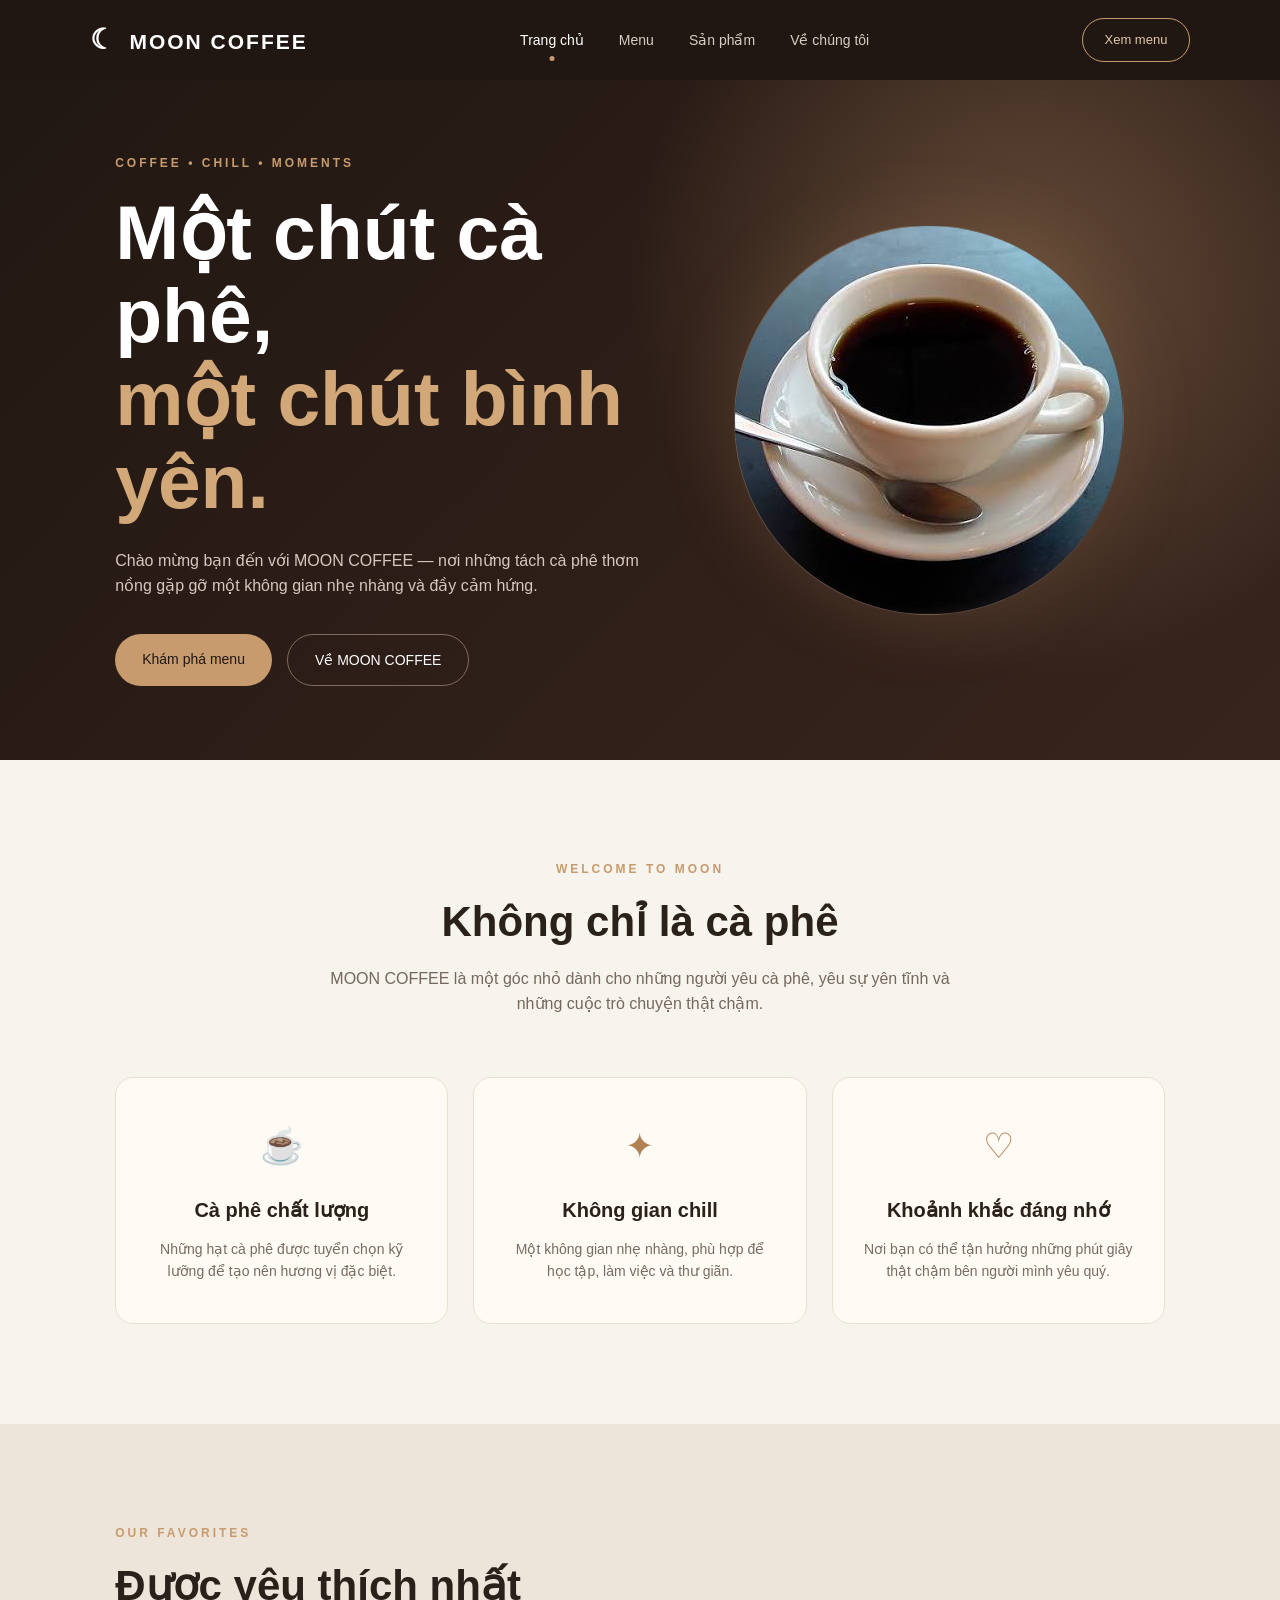
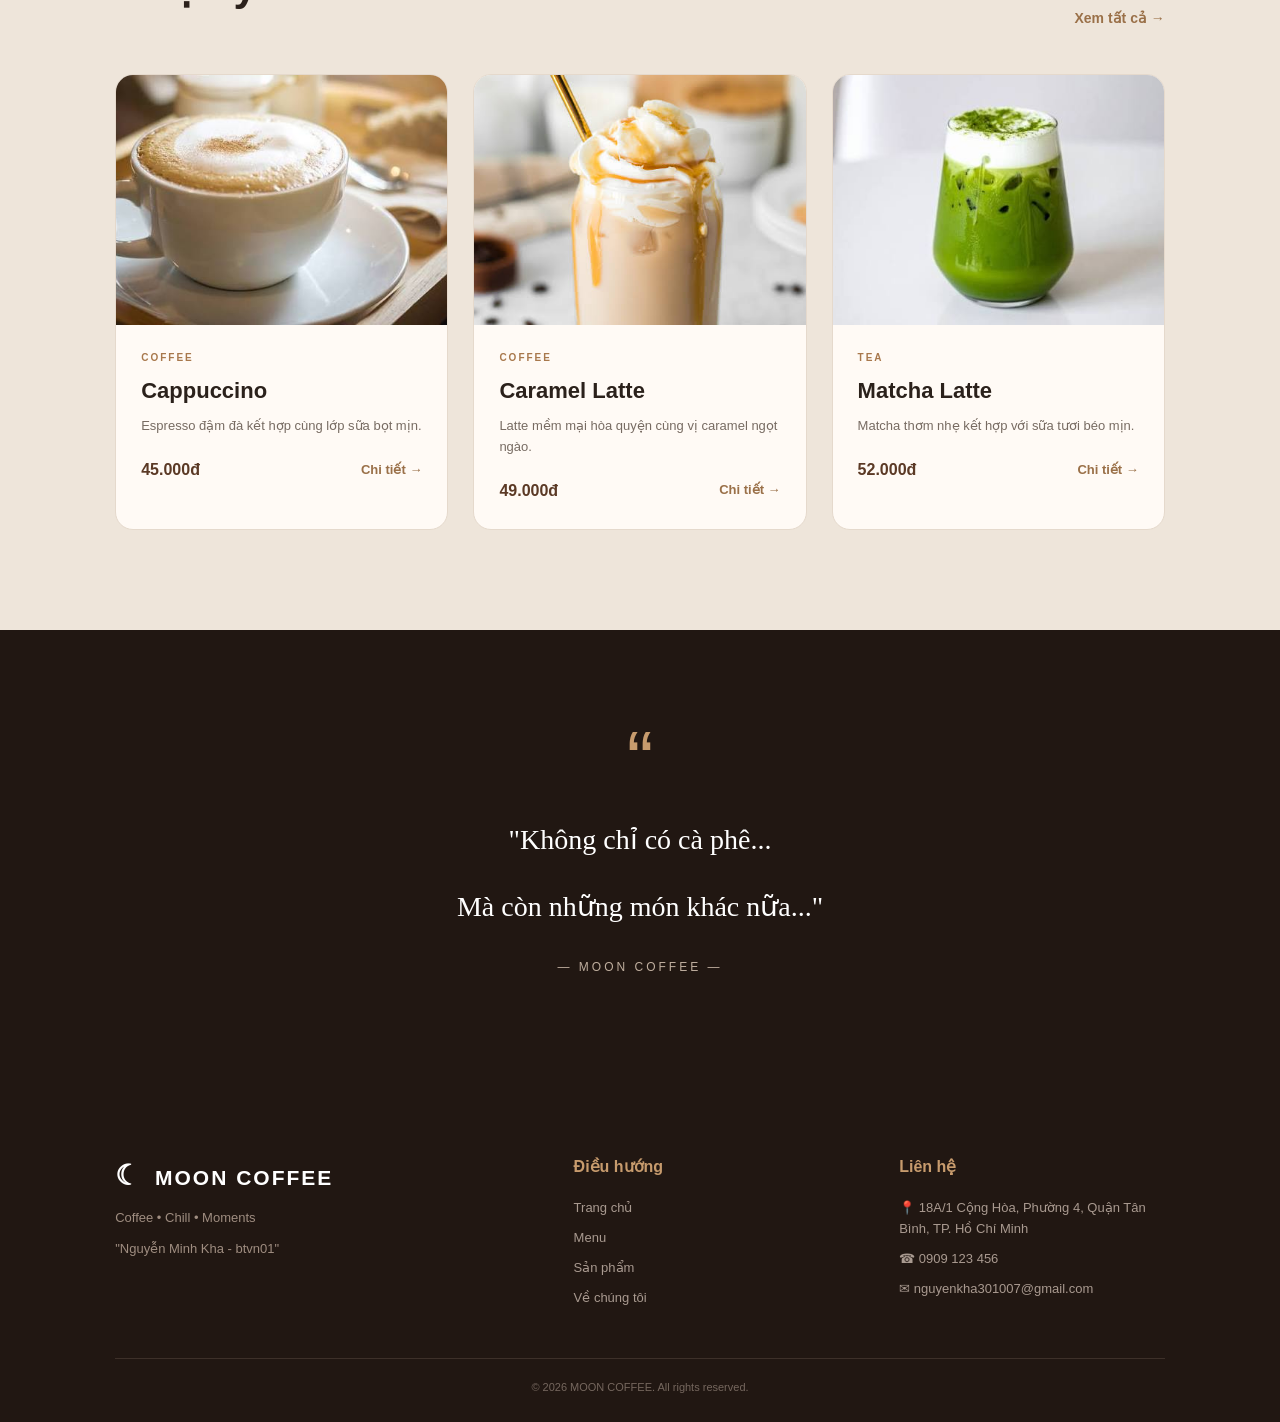
<file: index.html>
<!DOCTYPE html>
<html lang="vi">

<head>
    <meta charset="UTF-8">
    <meta name="viewport" content="width=device-width, initial-scale=1.0">

    <title>MOON COFFEE - Coffee & Chill</title>

    <link rel="stylesheet" href="css/style.css">
</head>

<body>

    <!-- ===== HEADER ===== -->
    <header class="header">

        <div class="logo">
            <span>☾</span> MOON COFFEE
        </div>

        <nav class="navbar">
            <a href="index.html" class="active">Trang chủ</a>
            <a href="menu.html">Menu</a>
            <a href="product.html">Sản phẩm</a>
            <a href="about.html">Về chúng tôi</a>
        </nav>

        <a href="menu.html" class="header-btn">
            Xem menu
        </a>

    </header>


    <!-- ===== HERO ===== -->
    <section class="hero">

        <div class="hero-content">

            <p class="small-title">
                COFFEE • CHILL • MOMENTS
            </p>

            <h1>
                Một chút cà phê,<br>
                <span>một chút bình yên.</span>
            </h1>

            <p class="hero-description">
                Chào mừng bạn đến với MOON COFFEE —
                nơi những tách cà phê thơm nồng gặp gỡ
                một không gian nhẹ nhàng và đầy cảm hứng.
            </p>

            <div class="hero-buttons">
                <a href="menu.html" class="btn primary-btn">
                    Khám phá menu
                </a>

                <a href="about.html" class="btn secondary-btn">
                    Về MOON COFFEE
                </a>
            </div>

        </div>

        <div class="hero-image">

       <div class="coffee-circle">
    <img src="images/coffee.jpg" alt="MOON COFFEE">
</div>
        </div>

    </section>


    <!-- ===== INTRO ===== -->
    <section class="intro">

        <p class="section-label">
            WELCOME TO MOON
        </p>

        <h2>
            Không chỉ là cà phê
        </h2>

        <p class="section-description">
            MOON COFFEE là một góc nhỏ dành cho những người
            yêu cà phê, yêu sự yên tĩnh và những cuộc trò chuyện
            thật chậm.
        </p>

        <div class="features">

            <div class="feature-card">
                <div class="feature-icon">☕</div>

                <h3>Cà phê chất lượng</h3>

                <p>
                    Những hạt cà phê được tuyển chọn
                    kỹ lưỡng để tạo nên hương vị đặc biệt.
                </p>
            </div>


            <div class="feature-card">
                <div class="feature-icon">✦</div>

                <h3>Không gian chill</h3>

                <p>
                    Một không gian nhẹ nhàng,
                    phù hợp để học tập, làm việc và thư giãn.
                </p>
            </div>


            <div class="feature-card">
                <div class="feature-icon">♡</div>

                <h3>Khoảnh khắc đáng nhớ</h3>

                <p>
                    Nơi bạn có thể tận hưởng những
                    phút giây thật chậm bên người mình yêu quý.
                </p>
            </div>

        </div>

    </section>


    <!-- ===== POPULAR PRODUCTS ===== -->
    <section class="popular">

        <div class="section-heading">

            <div>
                <p class="section-label">
                    OUR FAVORITES
                </p>

                <h2>
                    Được yêu thích nhất
                </h2>
            </div>

            <a href="menu.html" class="view-all">
                Xem tất cả →
            </a>

        </div>


        <div class="product-grid">

            <!-- Product 1 -->
            <div class="product-card">
<div class="product-image">
    <img src="images/Cappuccino.jpg" alt="Cappuccino">
</div>

                <div class="product-info">

                    <p class="product-category">
                        COFFEE
                    </p>

                    <h3>
                        Cappuccino
                    </h3>

                    <p>
                        Espresso đậm đà kết hợp
                        cùng lớp sữa bọt mịn.
                    </p>

                    <div class="product-bottom">

                        <strong>
                            45.000đ
                        </strong>

                        <a href="product.html">
                            Chi tiết →
                        </a>

                    </div>

                </div>

            </div>


            <!-- Product 2 -->
            <div class="product-card">

              <div class="product-image">
    <img src="images/Caramel latte.jpg" alt="Caramel latte">
</div>

                <div class="product-info">

                    <p class="product-category">
                        COFFEE
                    </p>

                    <h3>
                        Caramel Latte
                    </h3>

                    <p>
                        Latte mềm mại hòa quyện
                        cùng vị caramel ngọt ngào.
                    </p>

                    <div class="product-bottom">

                        <strong>
                            49.000đ
                        </strong>

                        <a href="product.html">
                            Chi tiết →
                        </a>

                    </div>

                </div>

            </div>


            <!-- Product 3 -->
            <div class="product-card">

   <div class="product-image">
<img src="images/matcha.jpg" alt="Matcha Latte">
</div>

                <div class="product-info">

                    <p class="product-category">
                        TEA
                    </p>

                    <h3>
                        Matcha Latte
                    </h3>

                    <p>
                        Matcha thơm nhẹ kết hợp
                        với sữa tươi béo mịn.
                    </p>

                    <div class="product-bottom">

                        <strong>
                            52.000đ
                        </strong>

                        <a href="product.html">
                            Chi tiết →
                        </a>

                    </div>

                </div>

            </div>

        </div>

    </section>


    <!-- ===== QUOTE ===== -->
    <section class="quote-section">

        <div class="quote">

            <span class="quote-mark">
                “
            </span>

            <p>
               "Không chỉ có cà phê...
            </p>
<p>
              Mà còn những món khác nữa..."
            </p>
            <span class="quote-author">
                — MOON COFFEE —

            </span>

        </div>

    </section>


    <!-- ===== FOOTER ===== -->
    <footer class="footer">

        <div class="footer-content">

            <div class="footer-brand">

                <div class="logo">
                    <span>☾</span> MOON COFFEE
                </div>

                <p>
                    Coffee • Chill • Moments
                </p>
 <p>
                    "Nguyễn Minh Kha - btvn01"
                </p>
            </div>


            <div class="footer-column">

                <h4>Điều hướng</h4>

                <a href="index.html">Trang chủ</a>
                <a href="menu.html">Menu</a>
                <a href="product.html">Sản phẩm</a>
                <a href="about.html">Về chúng tôi</a>

            </div>


            <div class="footer-column">

                <h4>Liên hệ</h4>

                <p>📍  18A/1 Cộng Hòa, Phường 4, Quận Tân Bình, TP. Hồ Chí Minh</p>
                <p>☎ 0909 123 456</p>
                <p>✉ nguyenkha301007@gmail.com</p>

            </div>

        </div>


        <div class="copyright">
            © 2026 MOON COFFEE. All rights reserved.
        </div>

    </footer>

</body>

</html>
</file>
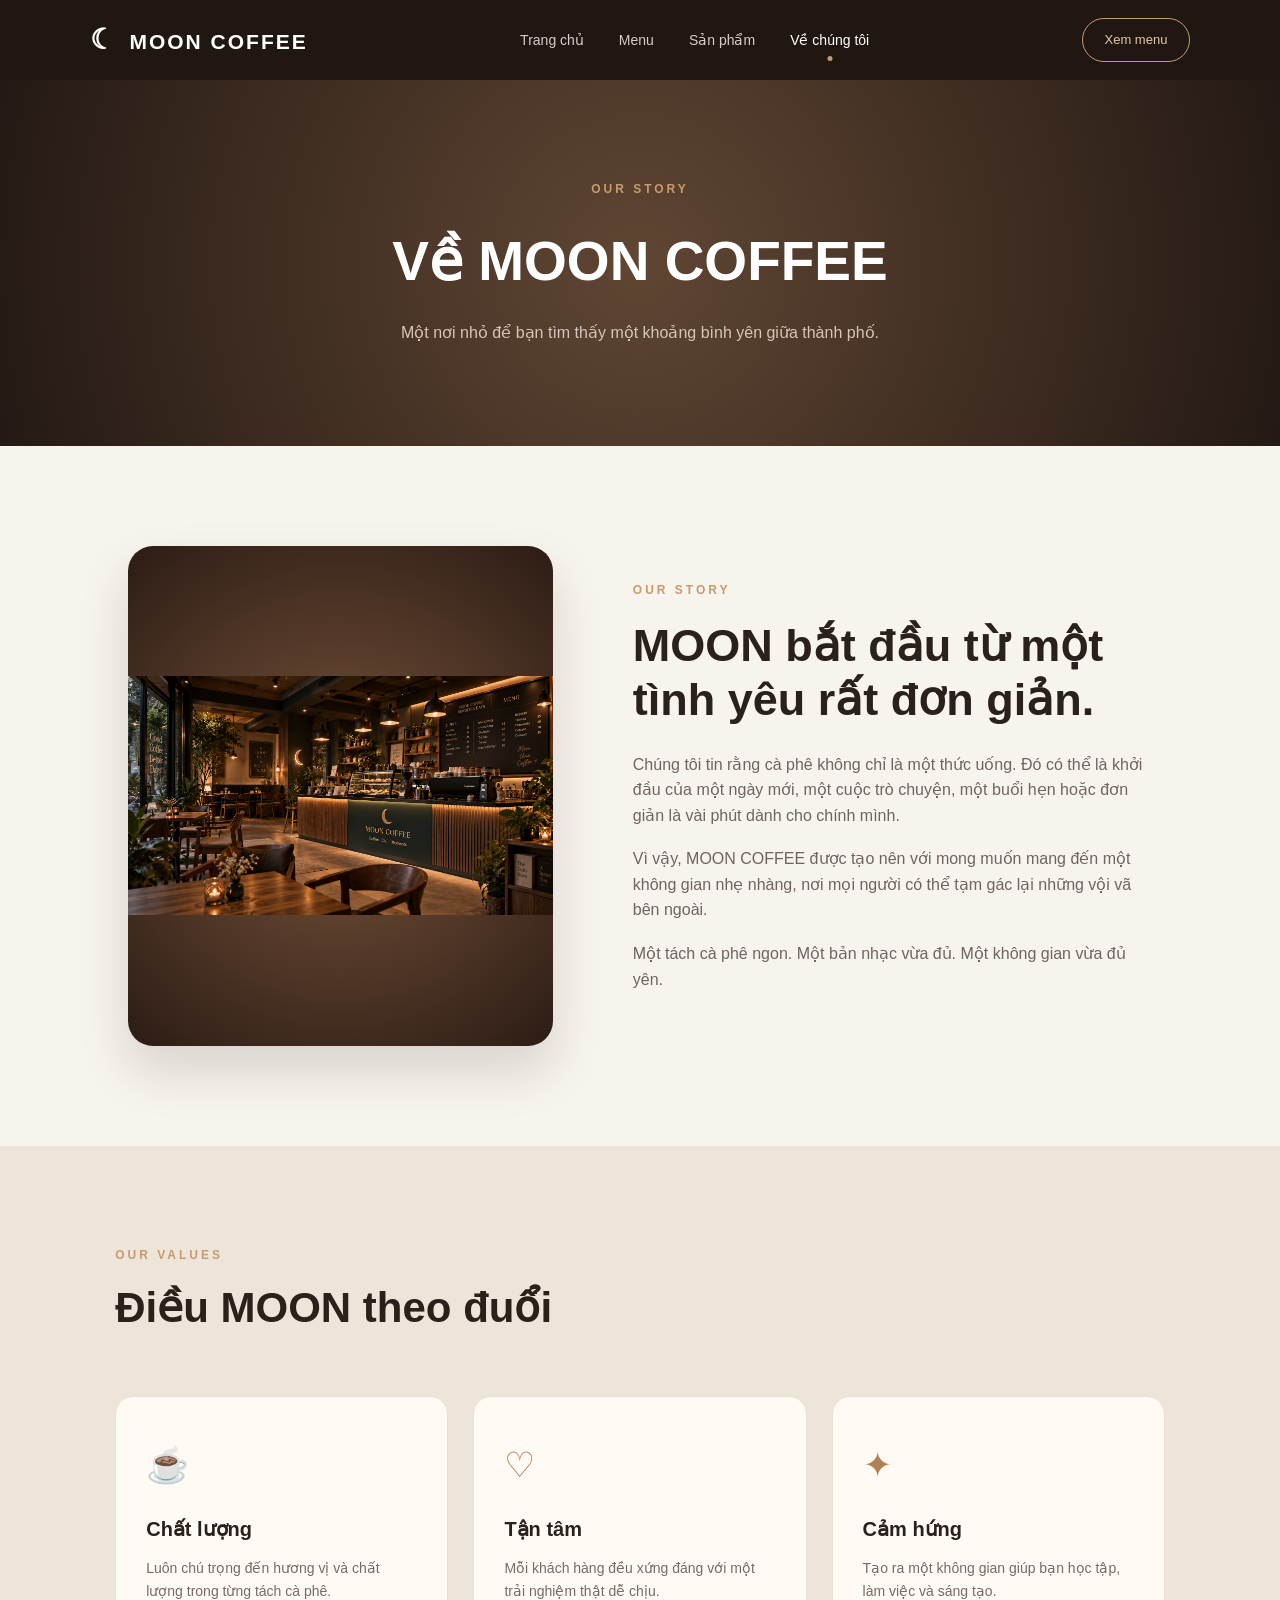
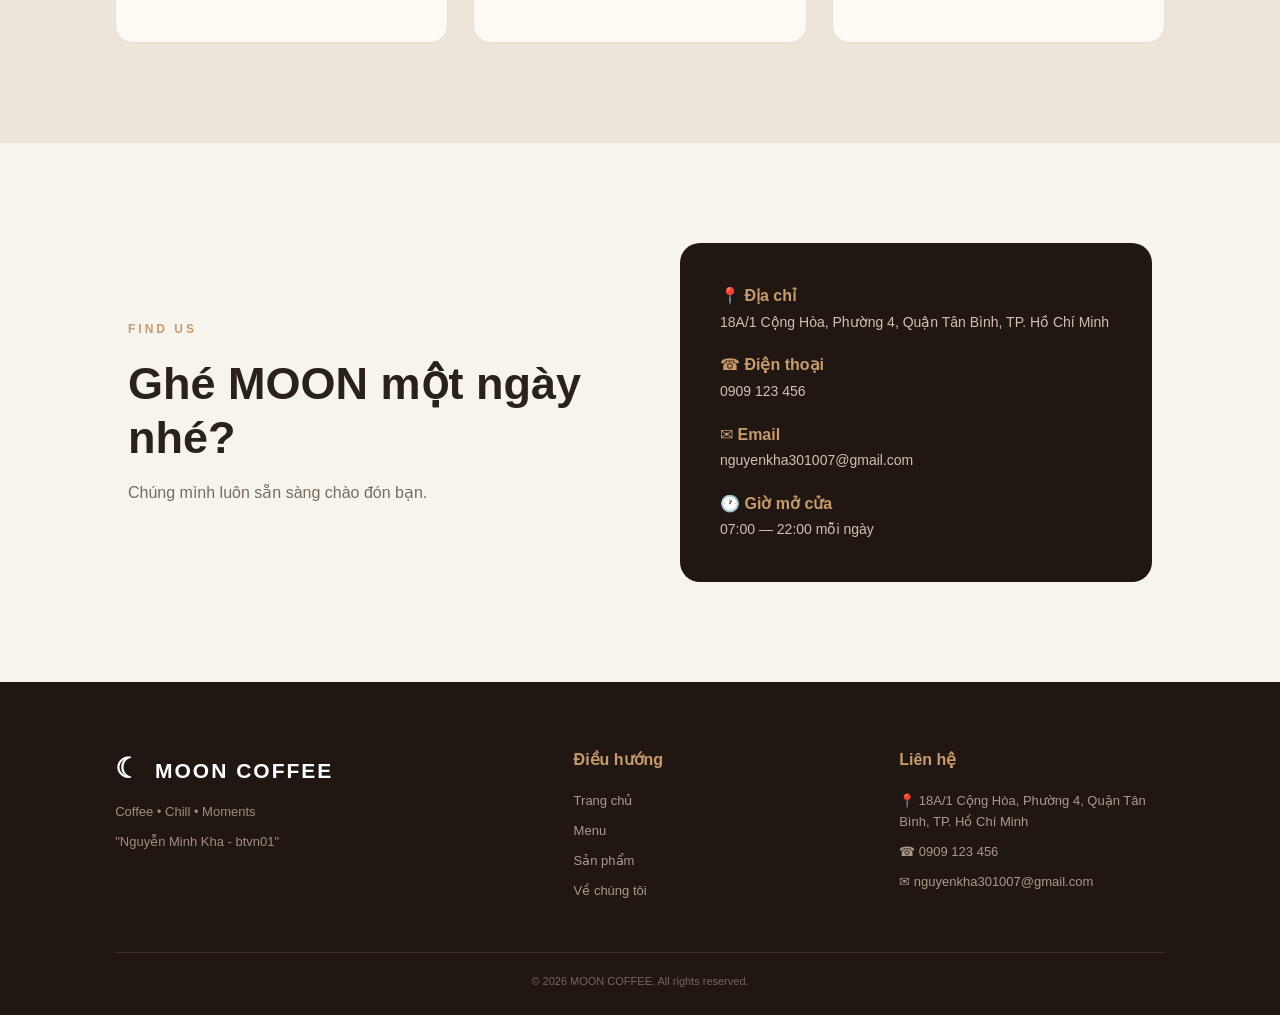
<file: about.html>
<!DOCTYPE html>
<html lang="vi">

<head>

    <meta charset="UTF-8">

    <meta name="viewport" content="width=device-width, initial-scale=1.0">

    <title>Về chúng tôi - MOON COFFEE</title>

    <link rel="stylesheet" href="css/style.css">

</head>


<body>


    <!-- ==================== HEADER ==================== -->

    <header class="header">

        <div class="logo">
            <span>☾</span> MOON COFFEE
        </div>


        <nav class="navbar">

            <a href="index.html">
                Trang chủ
            </a>

            <a href="menu.html">
                Menu
            </a>

            <a href="product.html">
                Sản phẩm
            </a>

            <a href="about.html" class="active">
                Về chúng tôi
            </a>

        </nav>


        <a href="menu.html" class="header-btn">
            Xem menu
        </a>

    </header>



    <!-- ==================== BANNER ==================== -->

    <section class="page-banner">

        <p class="section-label">
            OUR STORY
        </p>


        <h1>
            Về MOON COFFEE
        </h1>


        <p>
            Một nơi nhỏ để bạn tìm thấy
            một khoảng bình yên giữa thành phố.
        </p>

    </section>



    <!-- ==================== ABOUT ==================== -->

    <section class="about-section">


        <!-- ẢNH KHÔNG GIAN QUÁN -->

        <div class="about-image">

            <img
                src="images/shop.png"
                alt="Không gian MOON COFFEE"
            >

        </div>



        <!-- NỘI DUNG -->

        <div class="about-content">

            <p class="section-label">
                OUR STORY
            </p>


            <h2>
                MOON bắt đầu từ một
                tình yêu rất đơn giản.
            </h2>


            <p>
                Chúng tôi tin rằng cà phê không chỉ là
                một thức uống. Đó có thể là khởi đầu
                của một ngày mới, một cuộc trò chuyện,
                một buổi hẹn hoặc đơn giản là vài phút
                dành cho chính mình.
            </p>


            <p>
                Vì vậy, MOON COFFEE được tạo nên với mong muốn
                mang đến một không gian nhẹ nhàng, nơi mọi người
                có thể tạm gác lại những vội vã bên ngoài.
            </p>


            <p>
                Một tách cà phê ngon.
                Một bản nhạc vừa đủ.
                Một không gian vừa đủ yên.
            </p>

        </div>

    </section>



    <!-- ==================== VALUES ==================== -->

    <section class="values-section">


        <div class="section-heading">

            <div>

                <p class="section-label">
                    OUR VALUES
                </p>


                <h2>
                    Điều MOON theo đuổi
                </h2>

            </div>

        </div>



        <div class="features">


            <!-- CHẤT LƯỢNG -->

            <div class="feature-card">

                <div class="feature-icon">
                    ☕
                </div>


                <h3>
                    Chất lượng
                </h3>


                <p>
                    Luôn chú trọng đến hương vị
                    và chất lượng trong từng tách cà phê.
                </p>

            </div>



            <!-- TẬN TÂM -->

            <div class="feature-card">

                <div class="feature-icon">
                    ♡
                </div>


                <h3>
                    Tận tâm
                </h3>


                <p>
                    Mỗi khách hàng đều xứng đáng
                    với một trải nghiệm thật dễ chịu.
                </p>

            </div>



            <!-- CẢM HỨNG -->

            <div class="feature-card">

                <div class="feature-icon">
                    ✦
                </div>


                <h3>
                    Cảm hứng
                </h3>


                <p>
                    Tạo ra một không gian giúp bạn
                    học tập, làm việc và sáng tạo.
                </p>

            </div>

        </div>

    </section>



    <!-- ==================== CONTACT ==================== -->

    <section class="contact-section">


        <!-- LỜI MỜI -->

        <div>

            <p class="section-label">
                FIND US
            </p>


            <h2>
                Ghé MOON một ngày nhé?
            </h2>


            <p>
                Chúng mình luôn sẵn sàng
                chào đón bạn.
            </p>

        </div>



        <!-- THÔNG TIN LIÊN HỆ -->

        <div class="contact-box">


            <p>
                📍 <strong>Địa chỉ</strong>
            </p>

            <span>
                18A/1 Cộng Hòa, Phường 4,
                Quận Tân Bình, TP. Hồ Chí Minh
            </span>



            <p>
                ☎ <strong>Điện thoại</strong>
            </p>

            <span>
                0909 123 456
            </span>



            <p>
                ✉ <strong>Email</strong>
            </p>

            <span>
                nguyenkha301007@gmail.com
            </span>



            <p>
                🕐 <strong>Giờ mở cửa</strong>
            </p>

            <span>
                07:00 — 22:00 mỗi ngày
            </span>

        </div>

    </section>



    <!-- ==================== FOOTER ==================== -->

    <footer class="footer">


        <div class="footer-content">


            <!-- THƯƠNG HIỆU -->

            <div class="footer-brand">

                <div class="logo">
                    <span>☾</span> MOON COFFEE
                </div>


                <p>
                    Coffee • Chill • Moments
                </p>


                <p>
                    "Nguyễn Minh Kha - btvn01"
                </p>

            </div>



            <!-- ĐIỀU HƯỚNG -->

            <div class="footer-column">

                <h4>
                    Điều hướng
                </h4>


                <a href="index.html">
                    Trang chủ
                </a>


                <a href="menu.html">
                    Menu
                </a>


                <a href="product.html">
                    Sản phẩm
                </a>


                <a href="about.html">
                    Về chúng tôi
                </a>

            </div>



            <!-- LIÊN HỆ -->

            <div class="footer-column">

                <h4>
                    Liên hệ
                </h4>


                <p>
                    📍 18A/1 Cộng Hòa,
                    Phường 4, Quận Tân Bình,
                    TP. Hồ Chí Minh
                </p>


                <p>
                    ☎ 0909 123 456
                </p>


                <p>
                    ✉ nguyenkha301007@gmail.com
                </p>

            </div>

        </div>



        <div class="copyright">

            © 2026 MOON COFFEE.
            All rights reserved.

        </div>

    </footer>


</body>

</html>
</file>
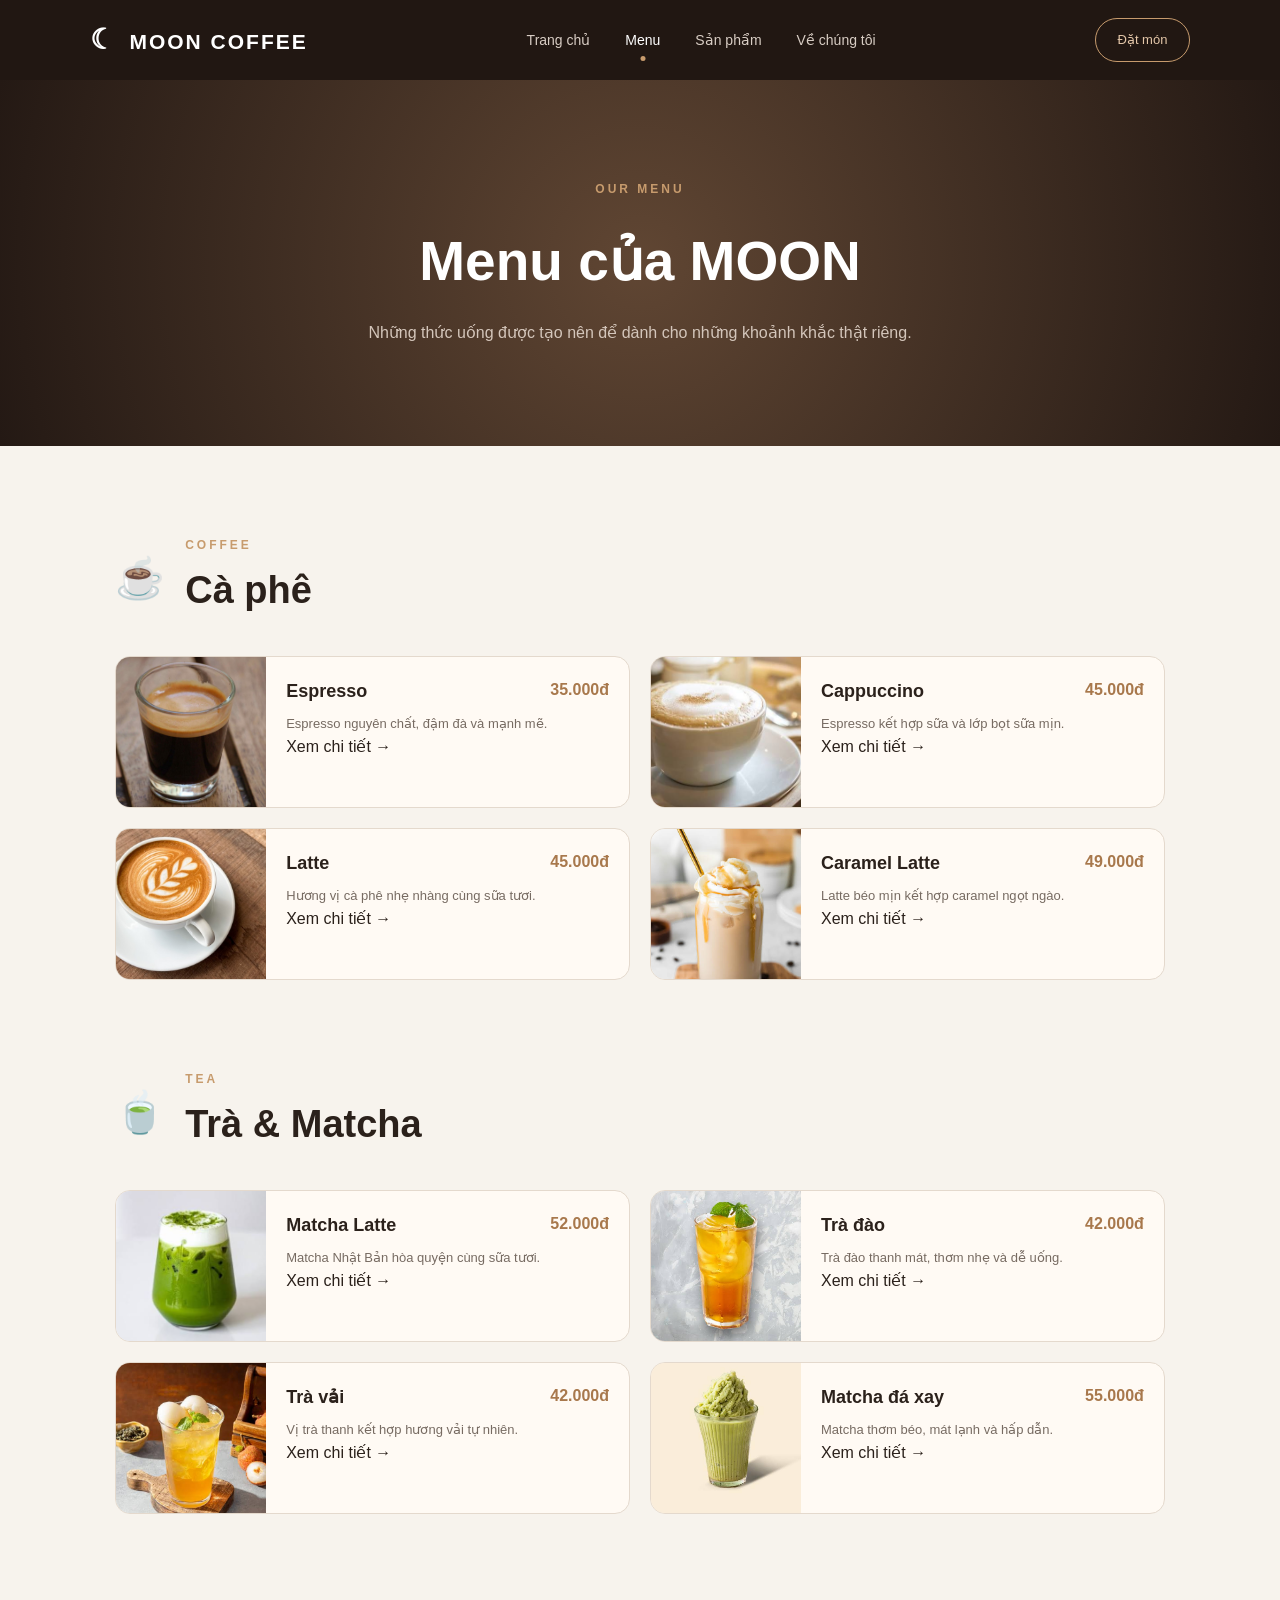
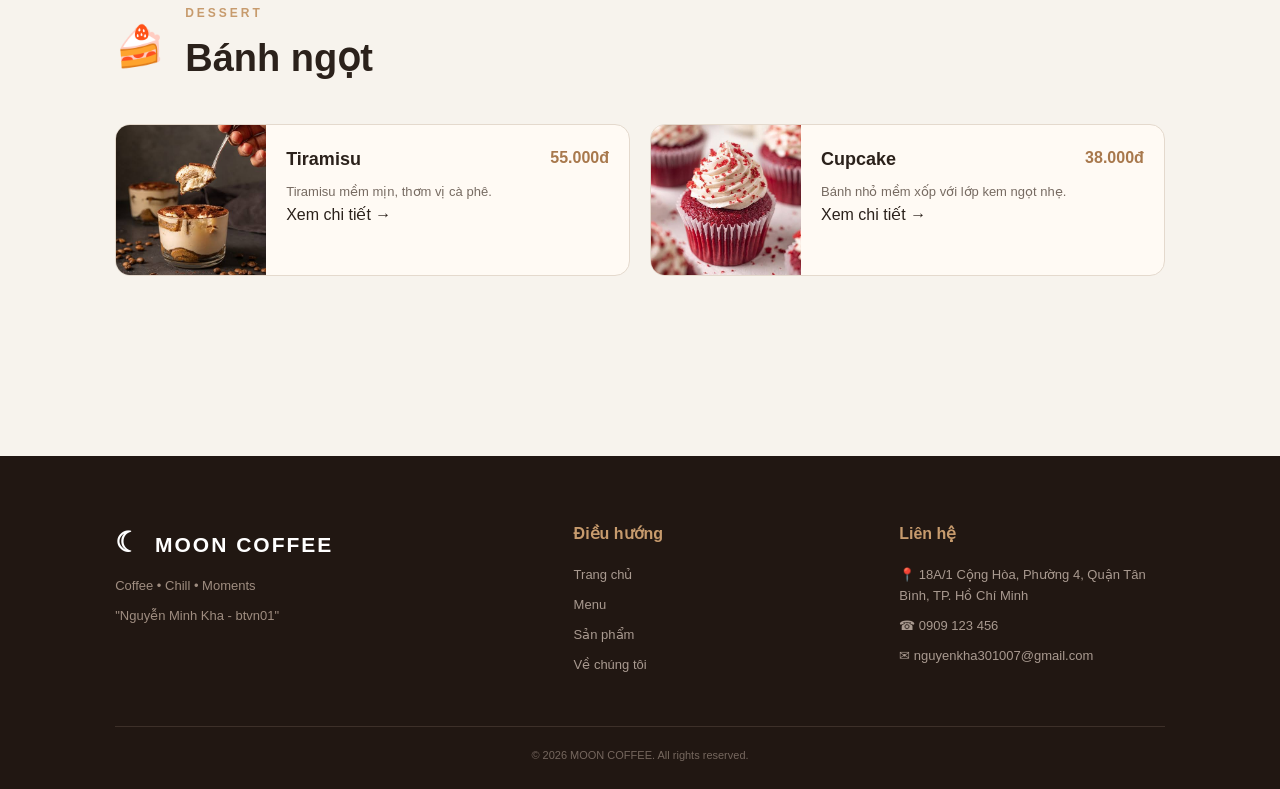
<file: menu.html>
<!DOCTYPE html>
<html lang="vi">

<head>

    <meta charset="UTF-8">

    <meta name="viewport" content="width=device-width, initial-scale=1.0">

    <title>Menu - MOON COFFEE</title>

    <link rel="stylesheet" href="css/style.css">

</head>


<body>


    <!-- ==================== HEADER ==================== -->

    <header class="header">

        <div class="logo">
            <span>☾</span> MOON COFFEE
        </div>


        <nav class="navbar">

            <a href="index.html">
                Trang chủ
            </a>

            <a href="menu.html" class="active">
                Menu
            </a>

            <a href="product.html">
                Sản phẩm
            </a>

            <a href="about.html">
                Về chúng tôi
            </a>

        </nav>


        <a href="menu.html" class="header-btn">
            Đặt món
        </a>

    </header>



    <!-- ==================== MENU BANNER ==================== -->

    <section class="page-banner">

        <p class="section-label">
            OUR MENU
        </p>


        <h1>
            Menu của MOON
        </h1>


        <p>
            Những thức uống được tạo nên để
            dành cho những khoảnh khắc thật riêng.
        </p>

    </section>



    <!-- ==================== MENU CONTENT ==================== -->

    <main class="menu-page">


        <!-- ==================== COFFEE ==================== -->

        <section class="menu-section">

            <div class="menu-title">

                <span>☕</span>

                <div>

                    <p class="section-label">
                        COFFEE
                    </p>

                    <h2>
                        Cà phê
                    </h2>

                </div>

            </div>



            <div class="menu-grid">


                <!-- ==================== ESPRESSO ==================== -->

                <a href="product.html#espresso" class="menu-item">

                    <div class="menu-item-image">

                        <img
                            src="images/espresso.jpg"
                            alt="Espresso"
                        >

                    </div>


                    <div class="menu-item-content">

                        <div class="menu-item-title">

                            <h3>
                                Espresso
                            </h3>

                            <strong>
                                35.000đ
                            </strong>

                        </div>


                        <p>
                            Espresso nguyên chất,
                            đậm đà và mạnh mẽ.
                        </p>

                        <span class="product-link">
                            Xem chi tiết →
                        </span>

                    </div>

                </a>



                <!-- ==================== CAPPUCCINO ==================== -->

                <a href="product.html#cappuccino" class="menu-item">

                    <div class="menu-item-image">

                        <img
                            src="images/Cappuccino.jpg"
                            alt="Cappuccino"
                        >

                    </div>


                    <div class="menu-item-content">

                        <div class="menu-item-title">

                            <h3>
                                Cappuccino
                            </h3>

                            <strong>
                                45.000đ
                            </strong>

                        </div>


                        <p>
                            Espresso kết hợp sữa
                            và lớp bọt sữa mịn.
                        </p>

                        <span class="product-link">
                            Xem chi tiết →
                        </span>

                    </div>

                </a>



                <!-- ==================== LATTE ==================== -->

                <a href="product.html#latte" class="menu-item">

                    <div class="menu-item-image">

                        <img
                            src="images/latte.jpg"
                            alt="Latte"
                        >

                    </div>


                    <div class="menu-item-content">

                        <div class="menu-item-title">

                            <h3>
                                Latte
                            </h3>

                            <strong>
                                45.000đ
                            </strong>

                        </div>


                        <p>
                            Hương vị cà phê nhẹ nhàng
                            cùng sữa tươi.
                        </p>

                        <span class="product-link">
                            Xem chi tiết →
                        </span>

                    </div>

                </a>



                <!-- ==================== CARAMEL LATTE ==================== -->

                <a href="product.html#caramel-latte" class="menu-item">

                    <div class="menu-item-image">

                        <img
                            src="images/Caramel latte.jpg"
                            alt="Caramel Latte"
                        >

                    </div>


                    <div class="menu-item-content">

                        <div class="menu-item-title">

                            <h3>
                                Caramel Latte
                            </h3>

                            <strong>
                                49.000đ
                            </strong>

                        </div>


                        <p>
                            Latte béo mịn kết hợp
                            caramel ngọt ngào.
                        </p>

                        <span class="product-link">
                            Xem chi tiết →
                        </span>

                    </div>

                </a>


            </div>

        </section>




        <!-- ==================== TEA & MATCHA ==================== -->

        <section class="menu-section">

            <div class="menu-title">

                <span>🍵</span>

                <div>

                    <p class="section-label">
                        TEA
                    </p>

                    <h2>
                        Trà & Matcha
                    </h2>

                </div>

            </div>



            <div class="menu-grid">


                <!-- ==================== MATCHA LATTE ==================== -->

                <a href="product.html#matcha-latte" class="menu-item">

                    <div class="menu-item-image">

                        <img
                            src="images/matcha.jpg"
                            alt="Matcha Latte"
                        >

                    </div>


                    <div class="menu-item-content">

                        <div class="menu-item-title">

                            <h3>
                                Matcha Latte
                            </h3>

                            <strong>
                                52.000đ
                            </strong>

                        </div>


                        <p>
                            Matcha Nhật Bản hòa quyện
                            cùng sữa tươi.
                        </p>

                        <span class="product-link">
                            Xem chi tiết →
                        </span>

                    </div>

                </a>



                <!-- ==================== TRÀ ĐÀO ==================== -->

                <a href="product.html#tra-dao" class="menu-item">

                    <div class="menu-item-image">

                        <img
                            src="images/trà đào.jpg"
                            alt="Trà đào"
                        >

                    </div>


                    <div class="menu-item-content">

                        <div class="menu-item-title">

                            <h3>
                                Trà đào
                            </h3>

                            <strong>
                                42.000đ
                            </strong>

                        </div>


                        <p>
                            Trà đào thanh mát,
                            thơm nhẹ và dễ uống.
                        </p>

                        <span class="product-link">
                            Xem chi tiết →
                        </span>

                    </div>

                </a>



                <!-- ==================== TRÀ VẢI ==================== -->

                <a href="product.html#tra-vai" class="menu-item">

                    <div class="menu-item-image">

                        <img
                            src="images/trà vải.jpg"
                            alt="Trà vải"
                        >

                    </div>


                    <div class="menu-item-content">

                        <div class="menu-item-title">

                            <h3>
                                Trà vải
                            </h3>

                            <strong>
                                42.000đ
                            </strong>

                        </div>


                        <p>
                            Vị trà thanh kết hợp
                            hương vải tự nhiên.
                        </p>

                        <span class="product-link">
                            Xem chi tiết →
                        </span>

                    </div>

                </a>



                <!-- ==================== MATCHA ĐÁ XAY ==================== -->

                <a href="product.html#matcha-da-xay" class="menu-item">

                    <div class="menu-item-image">

                        <img
                            src="images/Matcha đá xay.jpg"
                            alt="Matcha đá xay"
                        >

                    </div>


                    <div class="menu-item-content">

                        <div class="menu-item-title">

                            <h3>
                                Matcha đá xay
                            </h3>

                            <strong>
                                55.000đ
                            </strong>

                        </div>


                        <p>
                            Matcha thơm béo,
                            mát lạnh và hấp dẫn.
                        </p>

                        <span class="product-link">
                            Xem chi tiết →
                        </span>

                    </div>

                </a>


            </div>

        </section>




        <!-- ==================== DESSERT ==================== -->

        <section class="menu-section">

            <div class="menu-title">

                <span>🍰</span>

                <div>

                    <p class="section-label">
                        DESSERT
                    </p>

                    <h2>
                        Bánh ngọt
                    </h2>

                </div>

            </div>



            <div class="menu-grid">


                <!-- ==================== TIRAMISU ==================== -->

                <a href="product.html#tiramisu" class="menu-item">

                    <div class="menu-item-image">

                        <img
                            src="images/Tiramisu.jpg"
                            alt="Tiramisu"
                        >

                    </div>


                    <div class="menu-item-content">

                        <div class="menu-item-title">

                            <h3>
                                Tiramisu
                            </h3>

                            <strong>
                                55.000đ
                            </strong>

                        </div>


                        <p>
                            Tiramisu mềm mịn,
                            thơm vị cà phê.
                        </p>

                        <span class="product-link">
                            Xem chi tiết →
                        </span>

                    </div>

                </a>



                <!-- ==================== CUPCAKE ==================== -->

                <a href="product.html#cupcake" class="menu-item">

                    <div class="menu-item-image">

                        <img
                            src="images/Cupcake.jpg"
                            alt="Cupcake"
                        >

                    </div>


                    <div class="menu-item-content">

                        <div class="menu-item-title">

                            <h3>
                                Cupcake
                            </h3>

                            <strong>
                                38.000đ
                            </strong>

                        </div>


                        <p>
                            Bánh nhỏ mềm xốp
                            với lớp kem ngọt nhẹ.
                        </p>

                        <span class="product-link">
                            Xem chi tiết →
                        </span>

                    </div>

                </a>


            </div>

        </section>


    </main>




    <!-- ==================== FOOTER ==================== -->

    <footer class="footer">


        <div class="footer-content">


            <!-- BRAND -->

            <div class="footer-brand">

                <div class="logo">
                    <span>☾</span> MOON COFFEE
                </div>

                <p>
                    Coffee • Chill • Moments
                </p>

                <p>
                    "Nguyễn Minh Kha - btvn01"
                </p>

            </div>



            <!-- NAVIGATION -->

            <div class="footer-column">

                <h4>
                    Điều hướng
                </h4>

                <a href="index.html">
                    Trang chủ
                </a>

                <a href="menu.html">
                    Menu
                </a>

                <a href="product.html">
                    Sản phẩm
                </a>

                <a href="about.html">
                    Về chúng tôi
                </a>

            </div>



            <!-- CONTACT -->

            <div class="footer-column">

                <h4>
                    Liên hệ
                </h4>

                <p>
                    📍 18A/1 Cộng Hòa,
                    Phường 4, Quận Tân Bình,
                    TP. Hồ Chí Minh
                </p>

                <p>
                    ☎ 0909 123 456
                </p>

                <p>
                    ✉ nguyenkha301007@gmail.com
                </p>

            </div>


        </div>



        <div class="copyright">

            © 2026 MOON COFFEE.
            All rights reserved.

        </div>


    </footer>


</body>

</html>
</file>
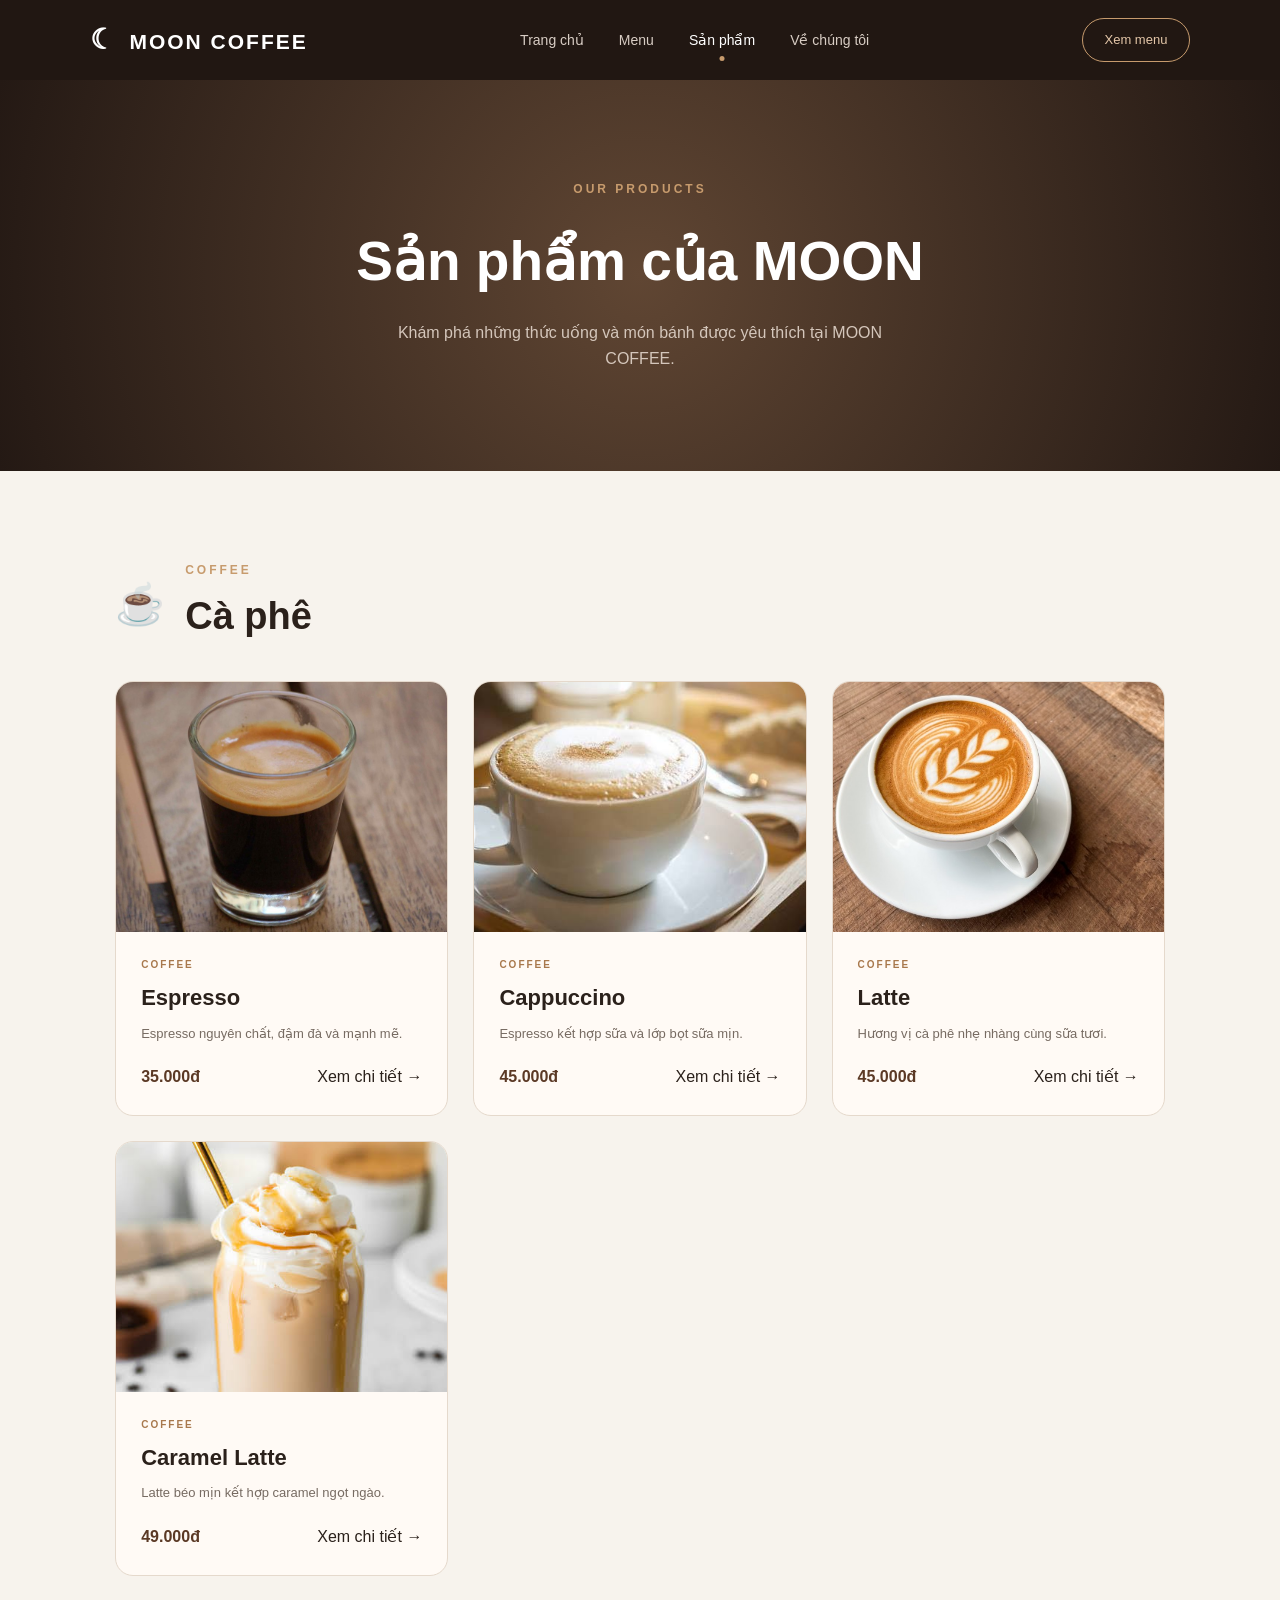
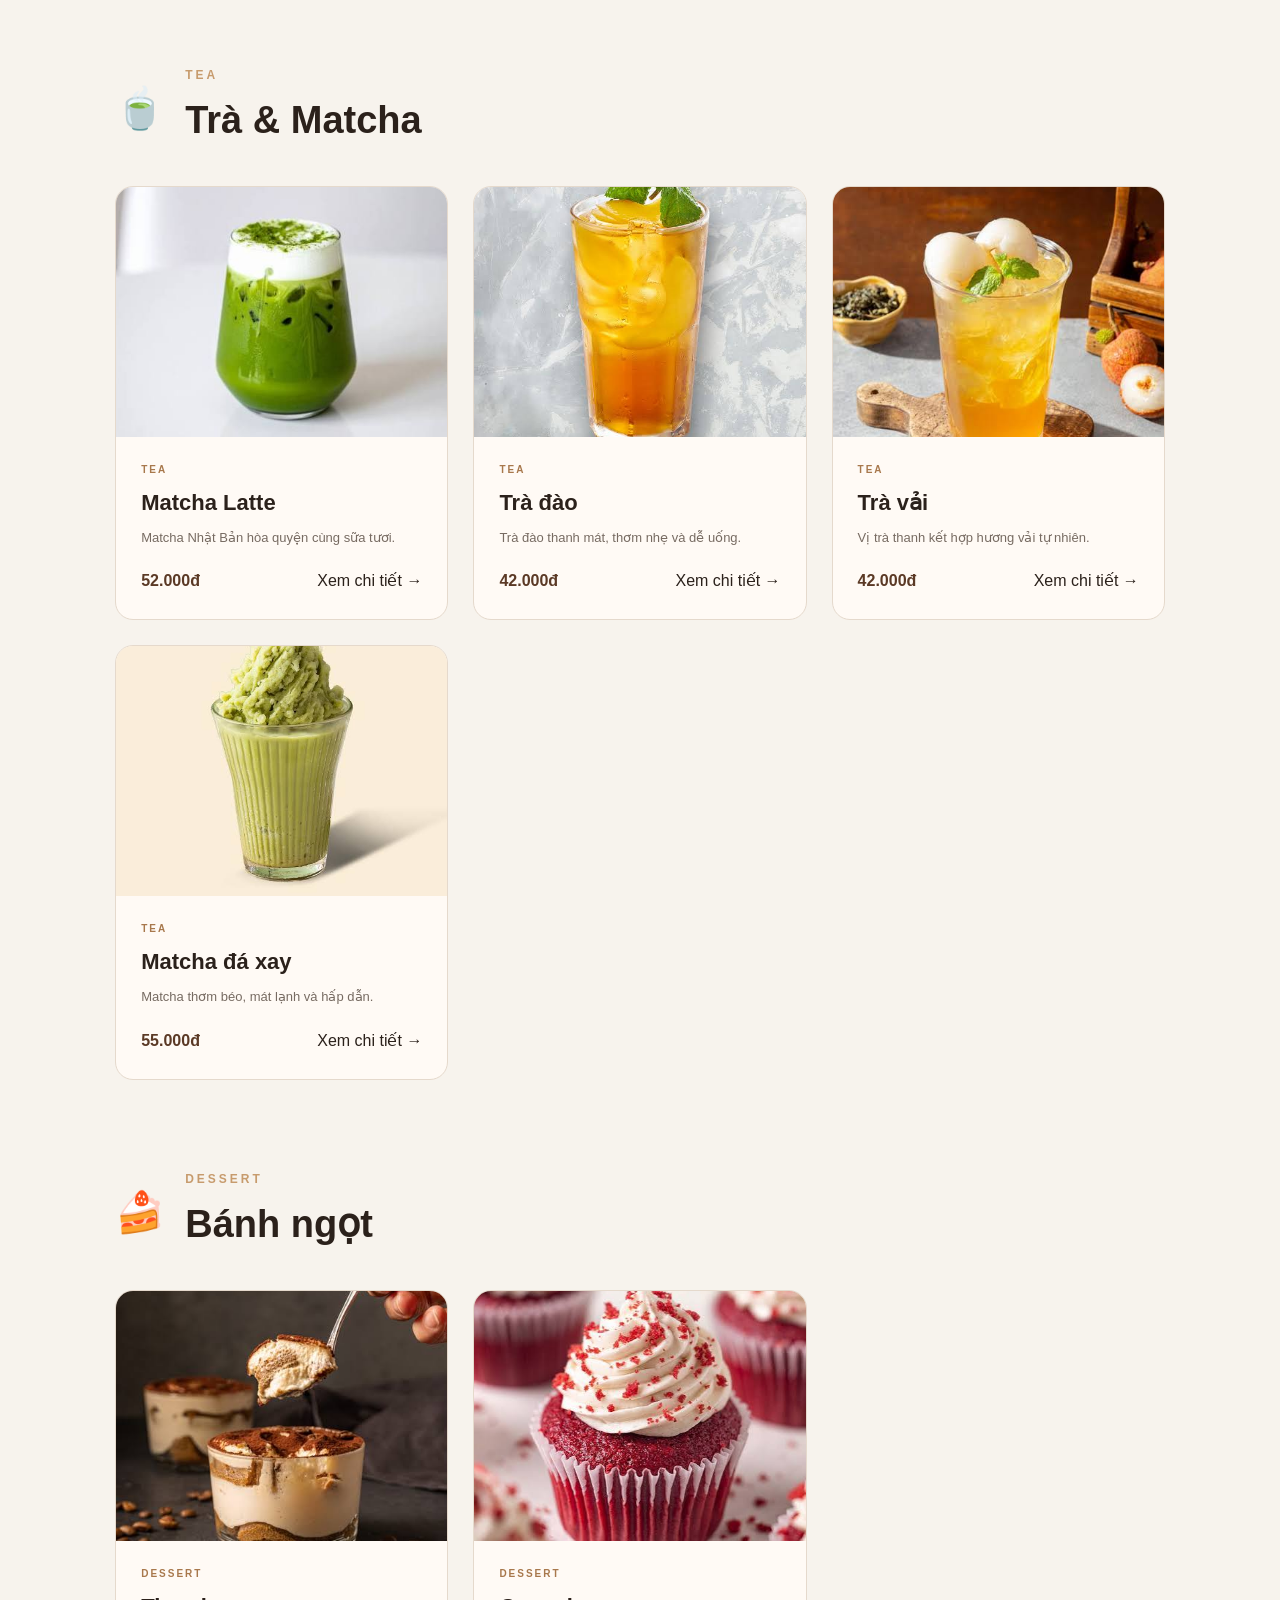
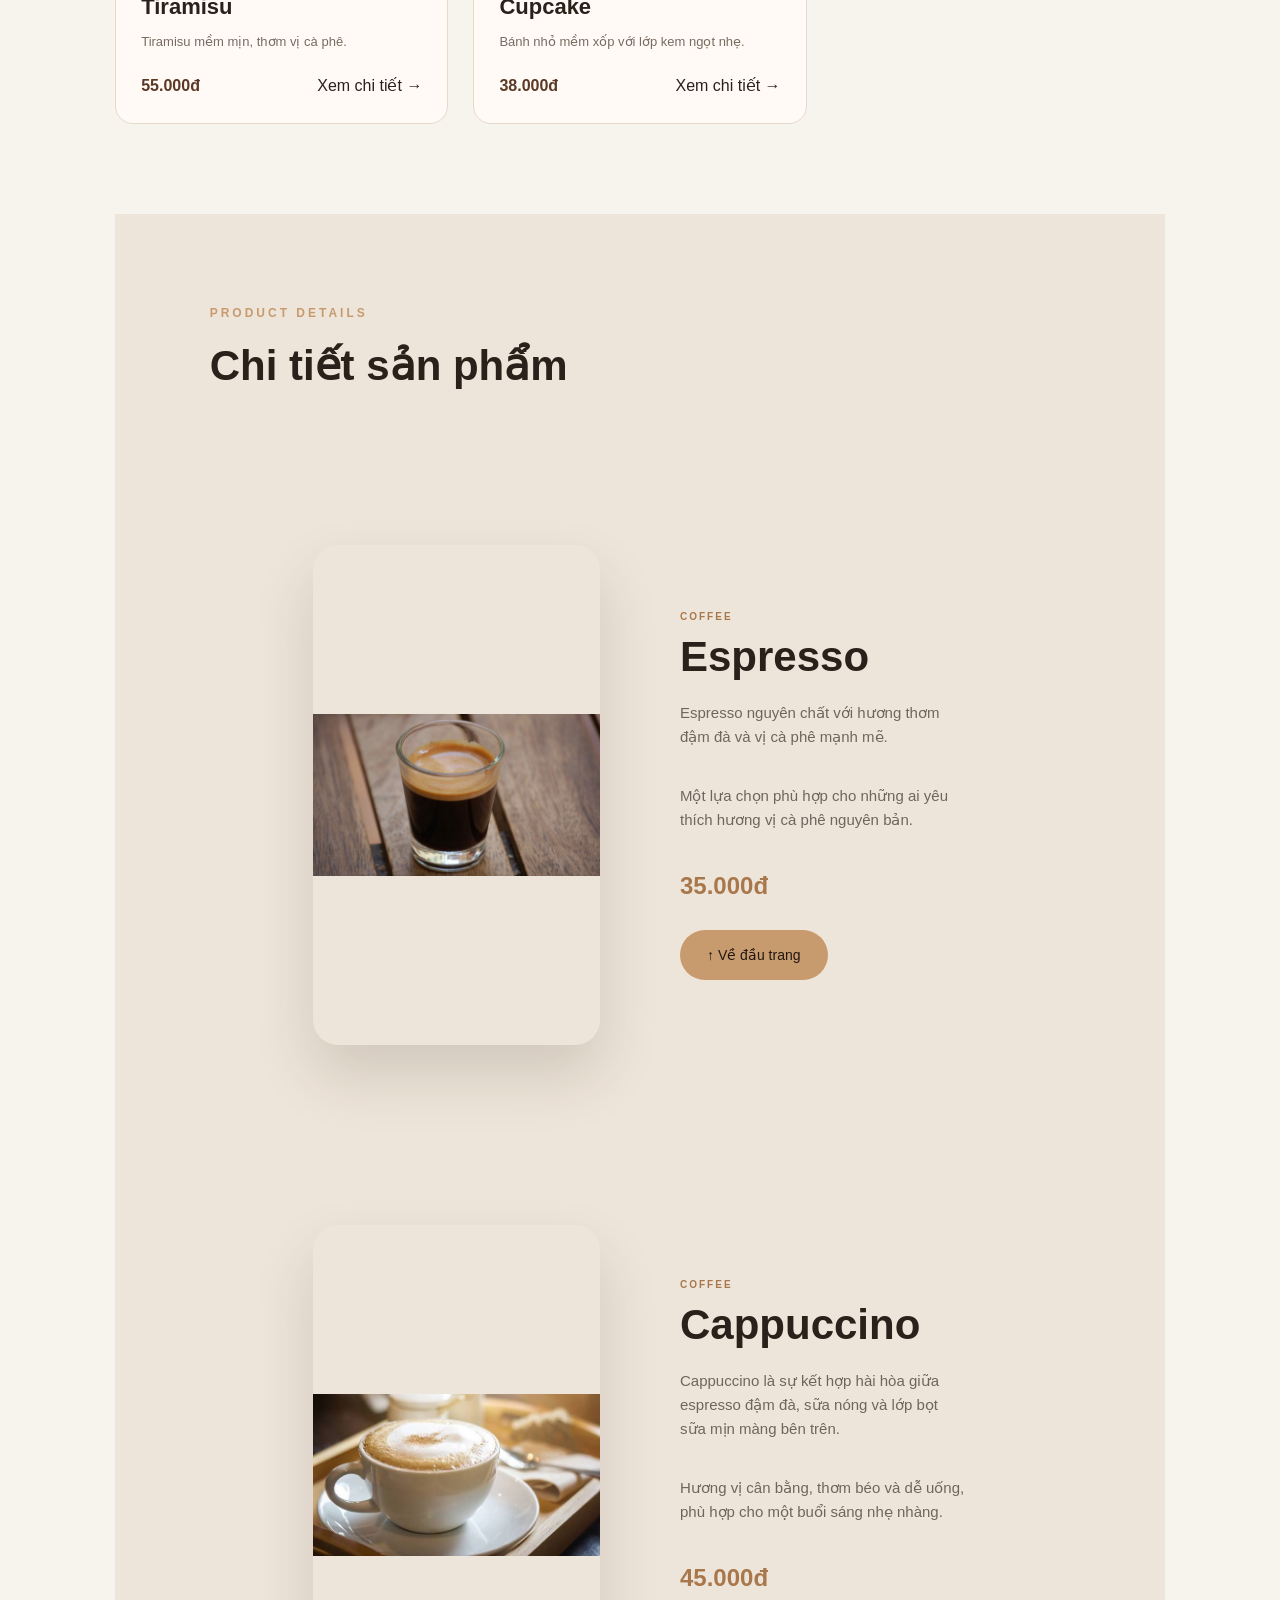
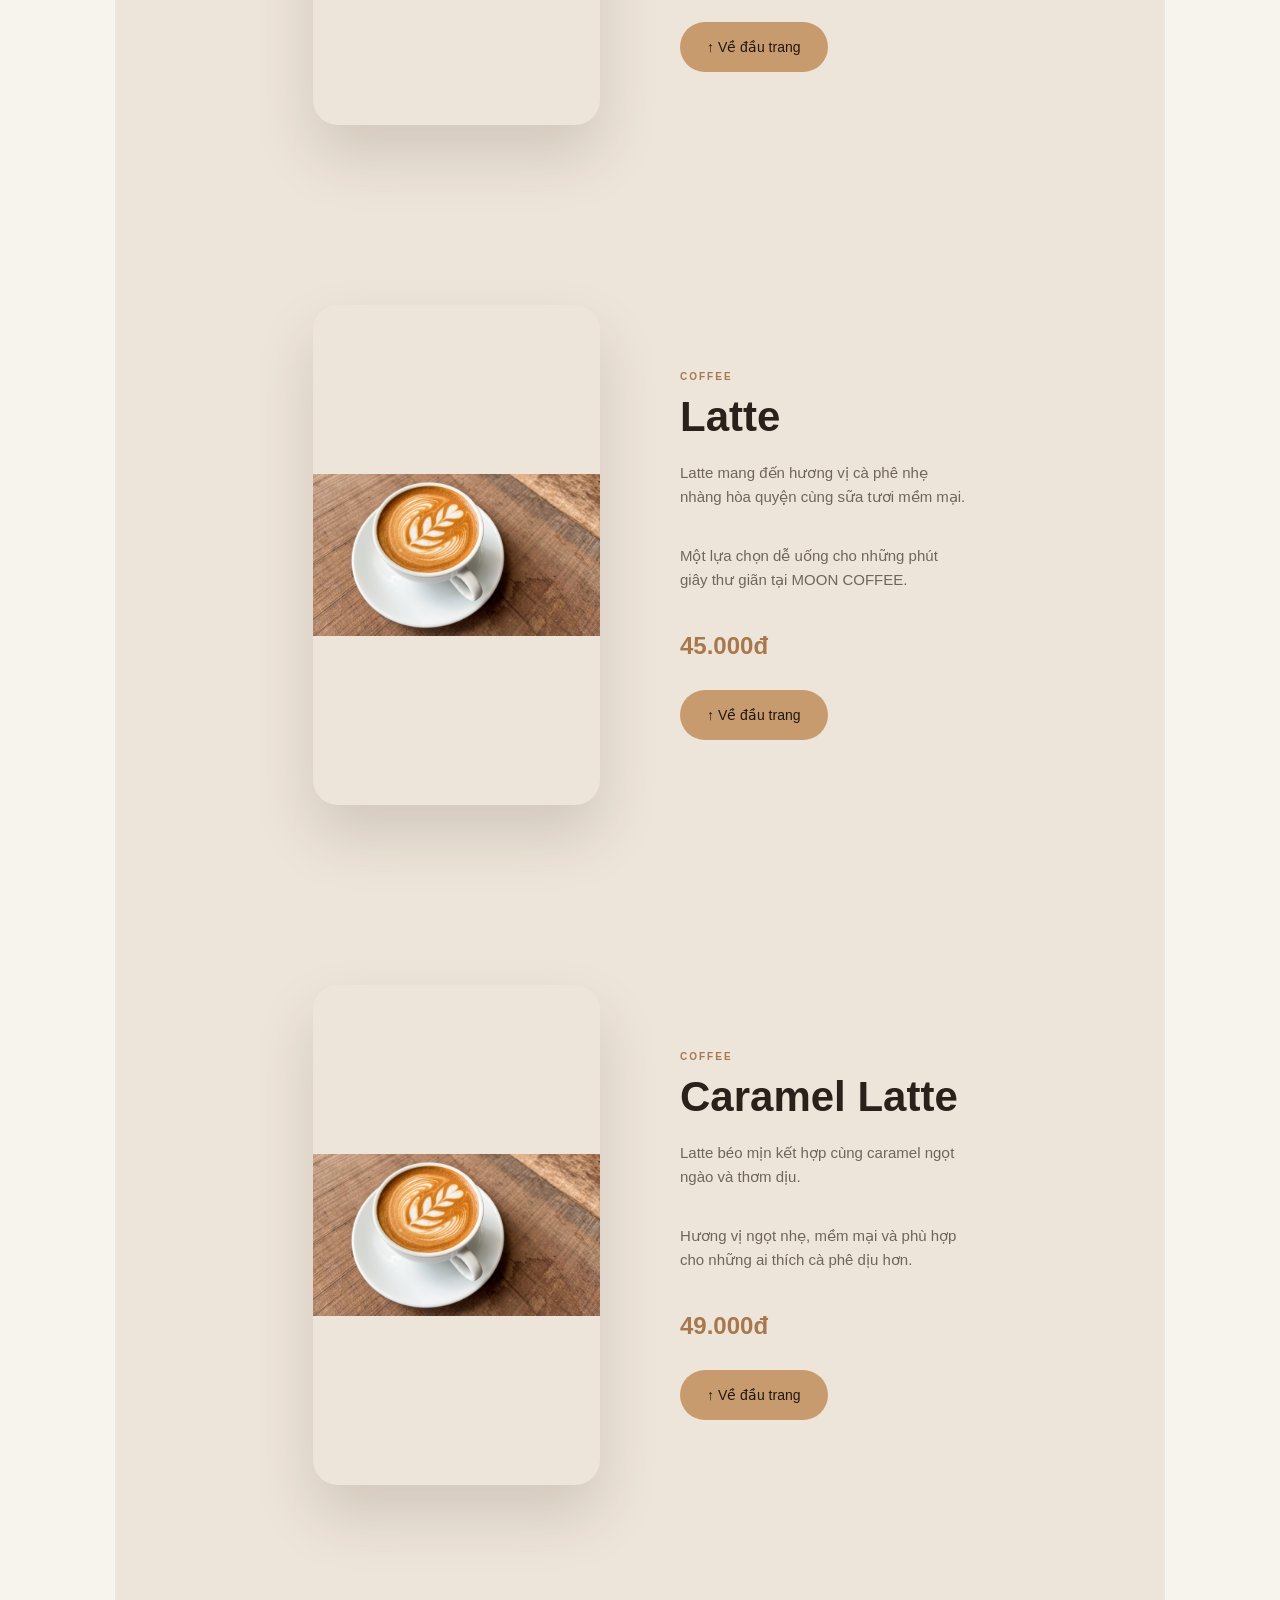
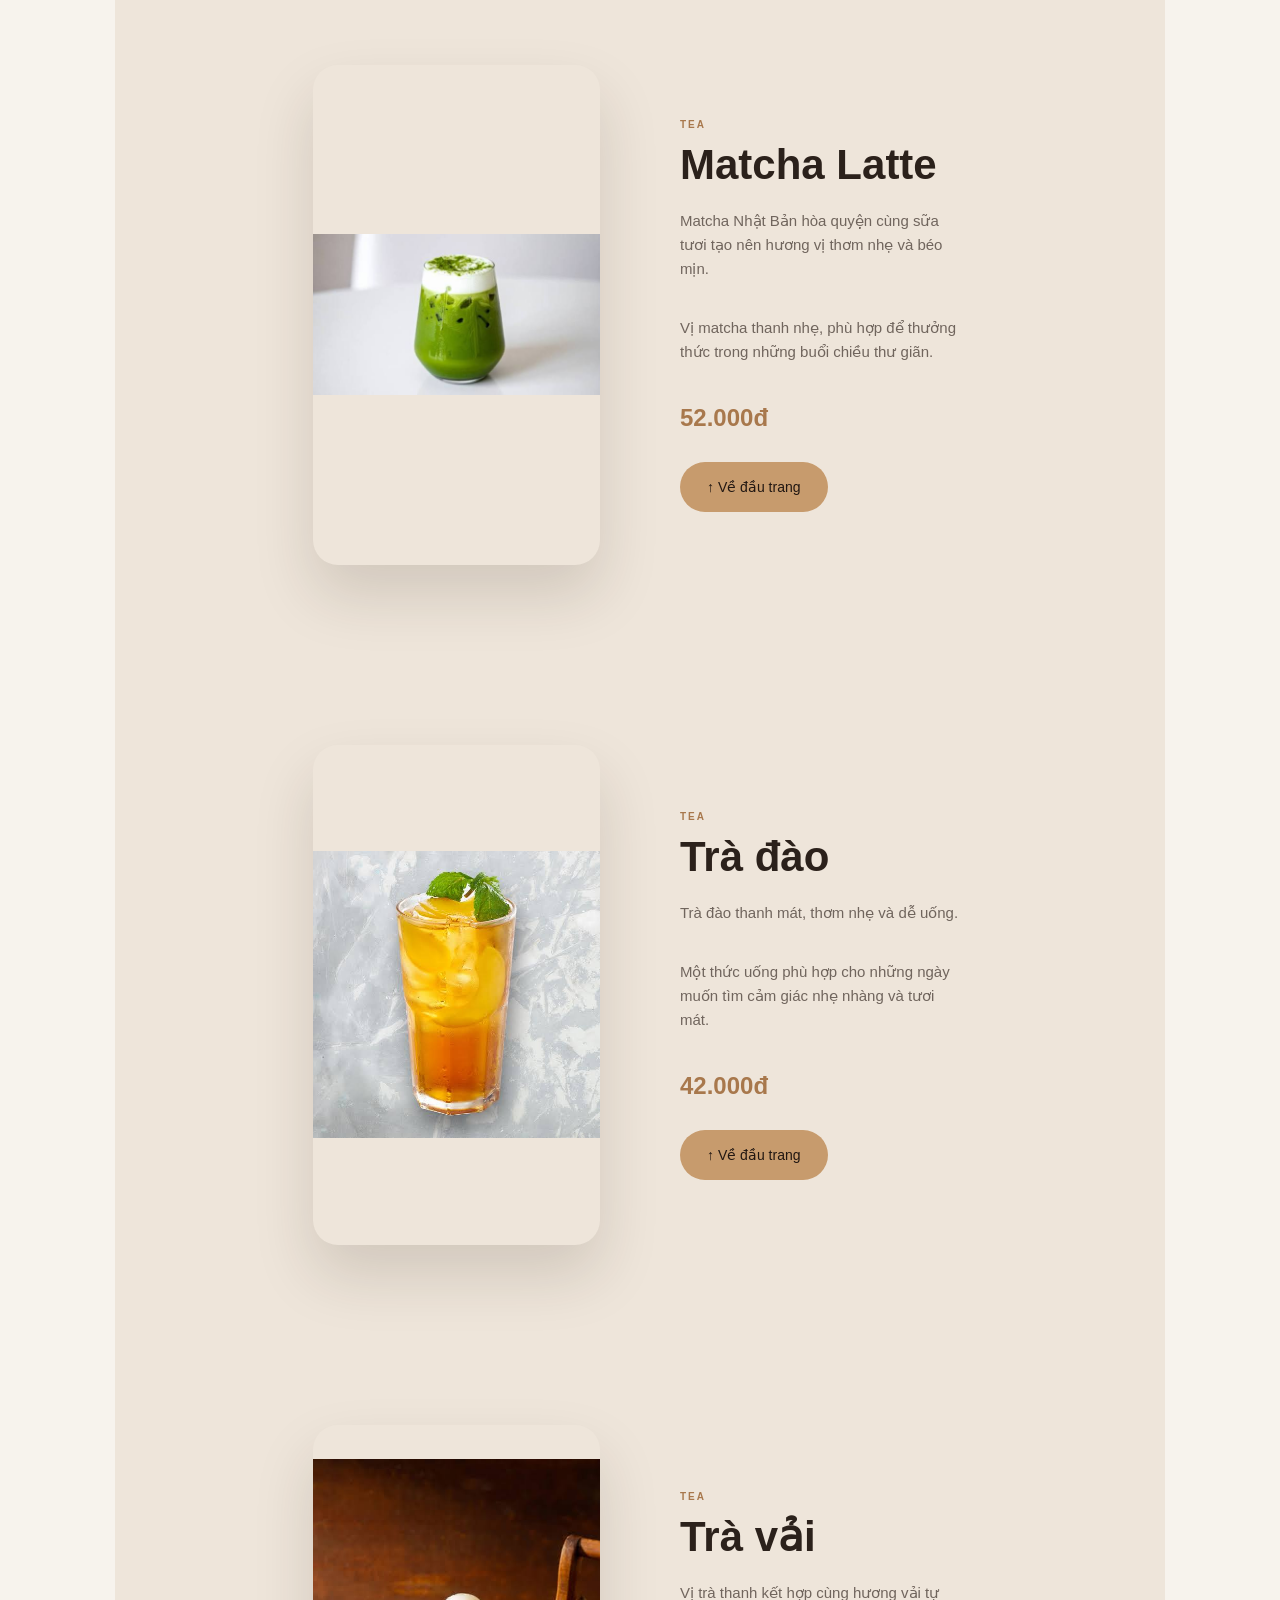
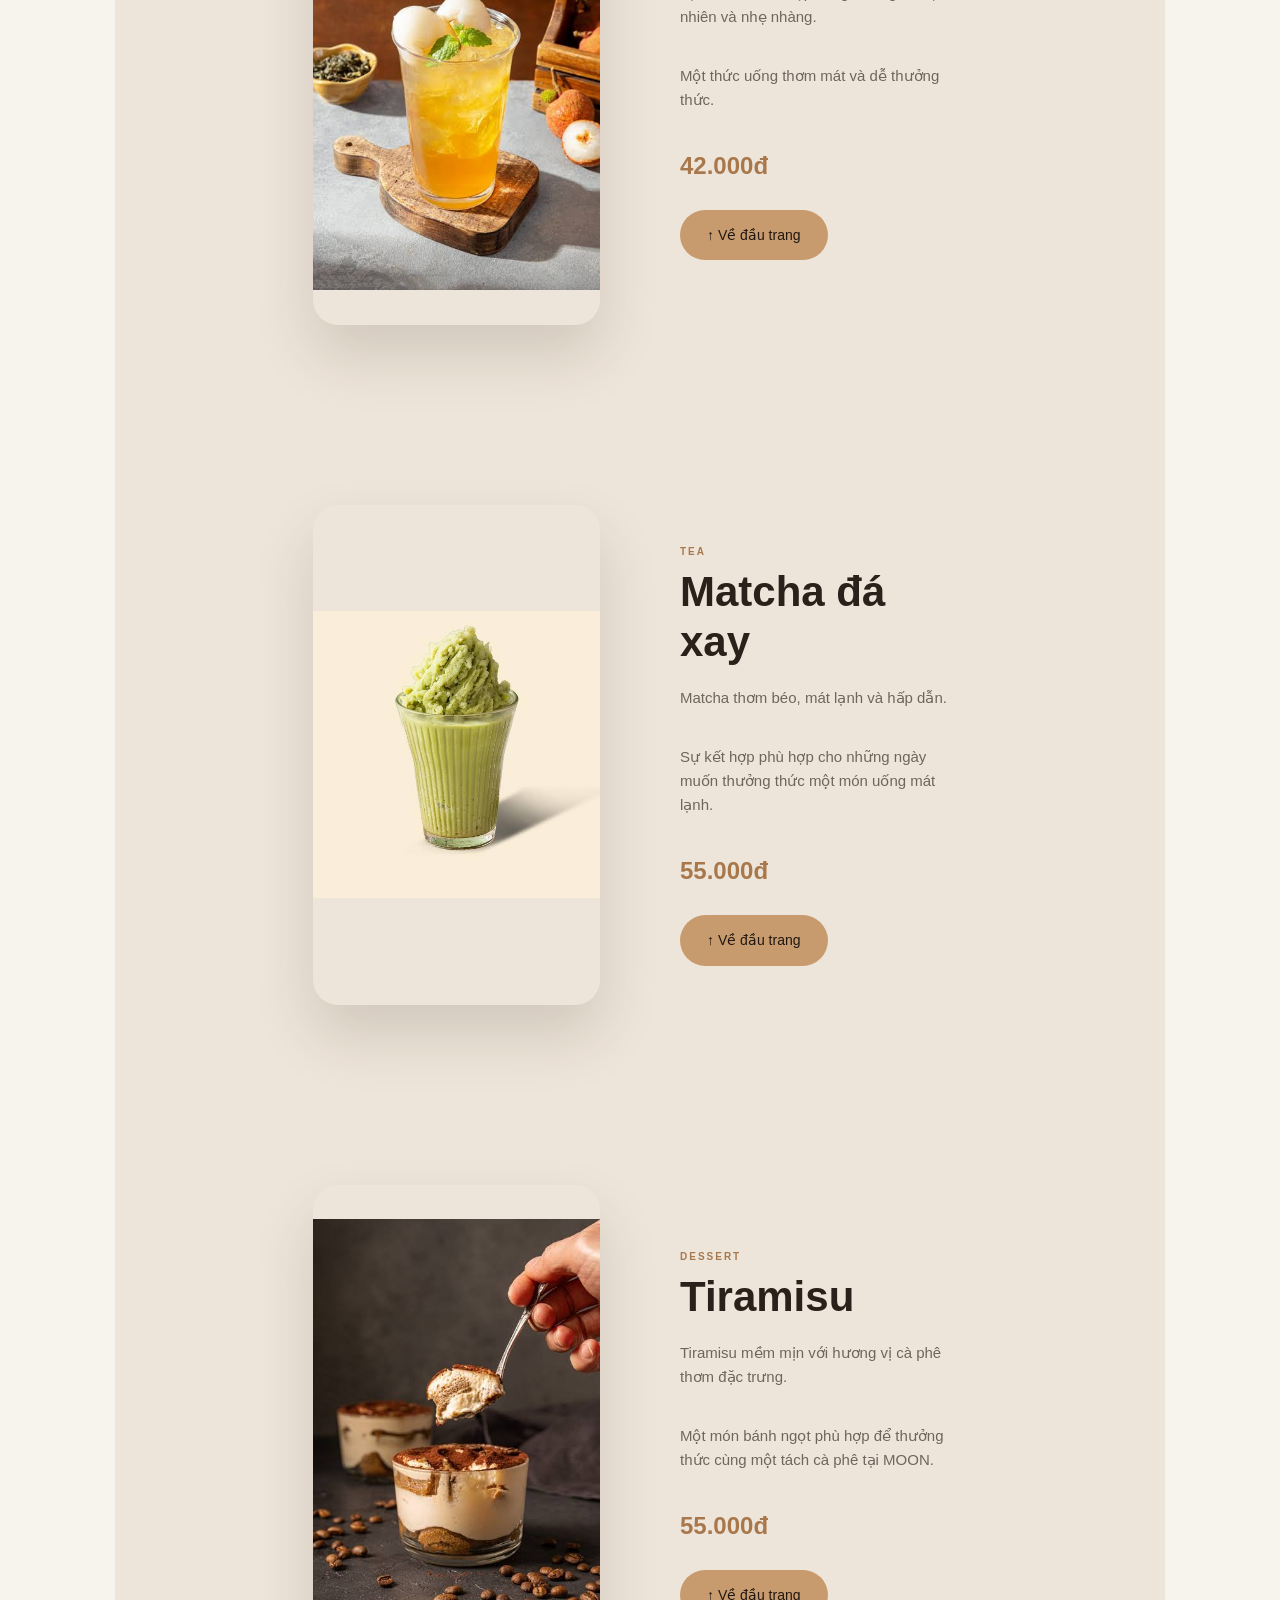
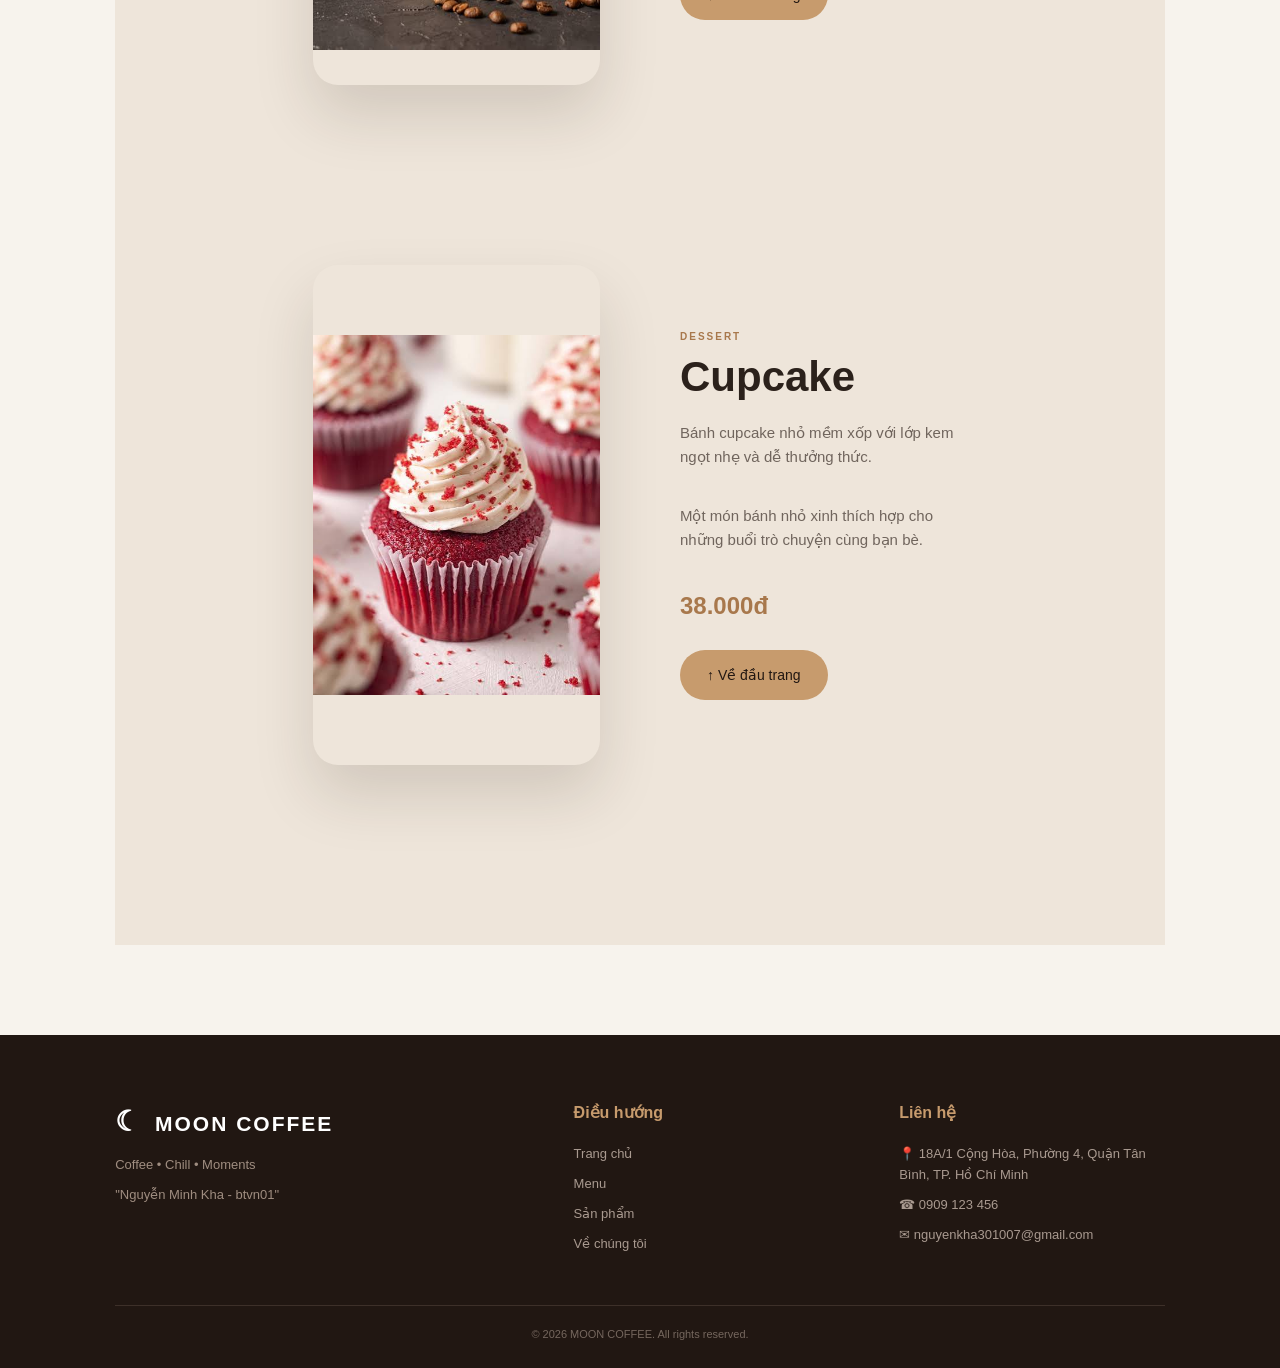
<file: product.html>
<!DOCTYPE html>
<html lang="vi">

<head>

    <meta charset="UTF-8">

    <meta name="viewport" content="width=device-width, initial-scale=1.0">

    <title>Sản phẩm - MOON COFFEE</title>

    <link rel="stylesheet" href="css/style.css">

</head>


<body id="top">


    <!-- ==================== HEADER ==================== -->

    <header class="header">

        <div class="logo">
            <span>☾</span> MOON COFFEE
        </div>


        <nav class="navbar">

            <a href="index.html">
                Trang chủ
            </a>

            <a href="menu.html">
                Menu
            </a>

            <a href="product.html" class="active">
                Sản phẩm
            </a>

            <a href="about.html">
                Về chúng tôi
            </a>

        </nav>


        <a href="menu.html" class="header-btn">
            Xem menu
        </a>

    </header>




    <!-- ==================== BANNER ==================== -->

    <section class="page-banner">

        <p class="section-label">
            OUR PRODUCTS
        </p>


        <h1>
            Sản phẩm của MOON
        </h1>


        <p>
            Khám phá những thức uống và món bánh
            được yêu thích tại MOON COFFEE.
        </p>

    </section>




    <!-- ==================== PRODUCT LIST ==================== -->

    <main class="menu-page">


        <!-- ==================== COFFEE ==================== -->

        <section class="menu-section">

            <div class="menu-title">

                <span>☕</span>

                <div>

                    <p class="section-label">
                        COFFEE
                    </p>

                    <h2>
                        Cà phê
                    </h2>

                </div>

            </div>



            <div class="product-grid">


                <!-- ==================== ESPRESSO ==================== -->

                <a href="#espresso" class="product-card">

                    <div class="product-image">

                        <img
                            src="images/espresso.jpg"
                            alt="Espresso"
                        >

                    </div>


                    <div class="product-info">

                        <p class="product-category">
                            COFFEE
                        </p>

                        <h3>
                            Espresso
                        </h3>

                        <p>
                            Espresso nguyên chất,
                            đậm đà và mạnh mẽ.
                        </p>


                        <div class="product-bottom">

                            <strong>
                                35.000đ
                            </strong>

                            <span>
                                Xem chi tiết →
                            </span>

                        </div>

                    </div>

                </a>



                <!-- ==================== CAPPUCCINO ==================== -->

                <a href="#cappuccino" class="product-card">

                    <div class="product-image">

                        <img
                            src="images/Cappuccino.jpg"
                            alt="Cappuccino"
                        >

                    </div>


                    <div class="product-info">

                        <p class="product-category">
                            COFFEE
                        </p>

                        <h3>
                            Cappuccino
                        </h3>

                        <p>
                            Espresso kết hợp sữa
                            và lớp bọt sữa mịn.
                        </p>


                        <div class="product-bottom">

                            <strong>
                                45.000đ
                            </strong>

                            <span>
                                Xem chi tiết →
                            </span>

                        </div>

                    </div>

                </a>



                <!-- ==================== LATTE ==================== -->

                <a href="#latte" class="product-card">

                    <div class="product-image">

                        <img
                            src="images/latte.jpg"
                            alt="Latte"
                        >

                    </div>


                    <div class="product-info">

                        <p class="product-category">
                            COFFEE
                        </p>

                        <h3>
                            Latte
                        </h3>

                        <p>
                            Hương vị cà phê nhẹ nhàng
                            cùng sữa tươi.
                        </p>


                        <div class="product-bottom">

                            <strong>
                                45.000đ
                            </strong>

                            <span>
                                Xem chi tiết →
                            </span>

                        </div>

                    </div>

                </a>



                <!-- ==================== CARAMEL LATTE ==================== -->

                <a href="#caramel-latte" class="product-card">

                    <div class="product-image">

                        <img
                            src="images/Caramel latte.jpg"
                            alt="Caramel Latte"
                        >

                    </div>


                    <div class="product-info">

                        <p class="product-category">
                            COFFEE
                        </p>

                        <h3>
                            Caramel Latte
                        </h3>

                        <p>
                            Latte béo mịn kết hợp
                            caramel ngọt ngào.
                        </p>


                        <div class="product-bottom">

                            <strong>
                                49.000đ
                            </strong>

                            <span>
                                Xem chi tiết →
                            </span>

                        </div>

                    </div>

                </a>


            </div>

        </section>




        <!-- ==================== TEA & MATCHA ==================== -->

        <section class="menu-section">

            <div class="menu-title">

                <span>🍵</span>

                <div>

                    <p class="section-label">
                        TEA
                    </p>

                    <h2>
                        Trà & Matcha
                    </h2>

                </div>

            </div>



            <div class="product-grid">


                <!-- ==================== MATCHA LATTE ==================== -->

                <a href="#matcha-latte" class="product-card">

                    <div class="product-image">

                        <img
                            src="images/matcha.jpg"
                            alt="Matcha Latte"
                        >

                    </div>


                    <div class="product-info">

                        <p class="product-category">
                            TEA
                        </p>

                        <h3>
                            Matcha Latte
                        </h3>

                        <p>
                            Matcha Nhật Bản hòa quyện
                            cùng sữa tươi.
                        </p>


                        <div class="product-bottom">

                            <strong>
                                52.000đ
                            </strong>

                            <span>
                                Xem chi tiết →
                            </span>

                        </div>

                    </div>

                </a>



                <!-- ==================== TRÀ ĐÀO ==================== -->

                <a href="#tra-dao" class="product-card">

                    <div class="product-image">

                        <img
                            src="images/trà đào.jpg"
                            alt="Trà đào"
                        >

                    </div>


                    <div class="product-info">

                        <p class="product-category">
                            TEA
                        </p>

                        <h3>
                            Trà đào
                        </h3>

                        <p>
                            Trà đào thanh mát,
                            thơm nhẹ và dễ uống.
                        </p>


                        <div class="product-bottom">

                            <strong>
                                42.000đ
                            </strong>

                            <span>
                                Xem chi tiết →
                            </span>

                        </div>

                    </div>

                </a>



                <!-- ==================== TRÀ VẢI ==================== -->

                <a href="#tra-vai" class="product-card">

                    <div class="product-image">

                        <img
                            src="images/trà vải.jpg"
                            alt="Trà vải"
                        >

                    </div>


                    <div class="product-info">

                        <p class="product-category">
                            TEA
                        </p>

                        <h3>
                            Trà vải
                        </h3>

                        <p>
                            Vị trà thanh kết hợp
                            hương vải tự nhiên.
                        </p>


                        <div class="product-bottom">

                            <strong>
                                42.000đ
                            </strong>

                            <span>
                                Xem chi tiết →
                            </span>

                        </div>

                    </div>

                </a>



                <!-- ==================== MATCHA ĐÁ XAY ==================== -->

                <a href="#matcha-da-xay" class="product-card">

                    <div class="product-image">

                        <img
                            src="images/Matcha đá xay.jpg"
                            alt="Matcha đá xay"
                        >

                    </div>


                    <div class="product-info">

                        <p class="product-category">
                            TEA
                        </p>

                        <h3>
                            Matcha đá xay
                        </h3>

                        <p>
                            Matcha thơm béo,
                            mát lạnh và hấp dẫn.
                        </p>


                        <div class="product-bottom">

                            <strong>
                                55.000đ
                            </strong>

                            <span>
                                Xem chi tiết →
                            </span>

                        </div>

                    </div>

                </a>


            </div>

        </section>




        <!-- ==================== DESSERT ==================== -->

        <section class="menu-section">

            <div class="menu-title">

                <span>🍰</span>

                <div>

                    <p class="section-label">
                        DESSERT
                    </p>

                    <h2>
                        Bánh ngọt
                    </h2>

                </div>

            </div>



            <div class="product-grid">


                <!-- ==================== TIRAMISU ==================== -->

                <a href="#tiramisu" class="product-card">

                    <div class="product-image">

                        <img
                            src="images/Tiramisu.jpg"
                            alt="Tiramisu"
                        >

                    </div>


                    <div class="product-info">

                        <p class="product-category">
                            DESSERT
                        </p>

                        <h3>
                            Tiramisu
                        </h3>

                        <p>
                            Tiramisu mềm mịn,
                            thơm vị cà phê.
                        </p>


                        <div class="product-bottom">

                            <strong>
                                55.000đ
                            </strong>

                            <span>
                                Xem chi tiết →
                            </span>

                        </div>

                    </div>

                </a>



                <!-- ==================== CUPCAKE ==================== -->

                <a href="#cupcake" class="product-card">

                    <div class="product-image">

                        <img
                            src="images/Cupcake.jpg"
                            alt="Cupcake"
                        >

                    </div>


                    <div class="product-info">

                        <p class="product-category">
                            DESSERT
                        </p>

                        <h3>
                            Cupcake
                        </h3>

                        <p>
                            Bánh nhỏ mềm xốp
                            với lớp kem ngọt nhẹ.
                        </p>


                        <div class="product-bottom">

                            <strong>
                                38.000đ
                            </strong>

                            <span>
                                Xem chi tiết →
                            </span>

                        </div>

                    </div>

                </a>


            </div>

        </section>




        <!-- ================================================= -->
        <!-- ==================== CHI TIẾT =================== -->
        <!-- ================================================= -->

        <section class="related">


            <div class="section-heading">

                <div>

                    <p class="section-label">
                        PRODUCT DETAILS
                    </p>

                    <h2>
                        Chi tiết sản phẩm
                    </h2>

                </div>

            </div>




            <!-- ==================== ESPRESSO ==================== -->

            <div class="product-detail" id="espresso">

                <div class="detail-image">

                    <img
                        src="images/espresso.jpg"
                        alt="Espresso"
                    >

                </div>


                <div class="detail-content">

                    <p class="product-category">
                        COFFEE
                    </p>


                    <h2>
                        Espresso
                    </h2>


                    <p class="detail-description">
                        Espresso nguyên chất với hương thơm
                        đậm đà và vị cà phê mạnh mẽ.
                    </p>


                    <p class="detail-description">
                        Một lựa chọn phù hợp cho những ai
                        yêu thích hương vị cà phê nguyên bản.
                    </p>


                    <div class="detail-price">
                        35.000đ
                    </div>


                    <a href="#top" class="btn primary-btn">
                        ↑ Về đầu trang
                    </a>

                </div>

            </div>




            <!-- ==================== CAPPUCCINO ==================== -->

            <div class="product-detail" id="cappuccino">

                <div class="detail-image">

                    <img
                        src="images/Cappuccino.jpg"
                        alt="Cappuccino"
                    >

                </div>


                <div class="detail-content">

                    <p class="product-category">
                        COFFEE
                    </p>


                    <h2>
                        Cappuccino
                    </h2>


                    <p class="detail-description">
                        Cappuccino là sự kết hợp hài hòa giữa
                        espresso đậm đà, sữa nóng và lớp bọt
                        sữa mịn màng bên trên.
                    </p>


                    <p class="detail-description">
                        Hương vị cân bằng, thơm béo và dễ uống,
                        phù hợp cho một buổi sáng nhẹ nhàng.
                    </p>


                    <div class="detail-price">
                        45.000đ
                    </div>


                    <a href="#top" class="btn primary-btn">
                        ↑ Về đầu trang
                    </a>

                </div>

            </div>




            <!-- ==================== LATTE ==================== -->

            <div class="product-detail" id="latte">

                <div class="detail-image">

                    <img
                        src="images/latte.jpg"
                        alt="Latte"
                    >

                </div>


                <div class="detail-content">

                    <p class="product-category">
                        COFFEE
                    </p>


                    <h2>
                        Latte
                    </h2>


                    <p class="detail-description">
                        Latte mang đến hương vị cà phê nhẹ nhàng
                        hòa quyện cùng sữa tươi mềm mại.
                    </p>


                    <p class="detail-description">
                        Một lựa chọn dễ uống cho những phút
                        giây thư giãn tại MOON COFFEE.
                    </p>


                    <div class="detail-price">
                        45.000đ
                    </div>


                    <a href="#top" class="btn primary-btn">
                        ↑ Về đầu trang
                    </a>

                </div>

            </div>




            <!-- ==================== CARAMEL LATTE ==================== -->

            <div class="product-detail" id="caramel-latte">

                <div class="detail-image">

                    <img
                        src="images/latte.jpg"
                        alt="Caramel Latte"
                    >

                </div>


                <div class="detail-content">

                    <p class="product-category">
                        COFFEE
                    </p>


                    <h2>
                        Caramel Latte
                    </h2>


                    <p class="detail-description">
                        Latte béo mịn kết hợp cùng caramel
                        ngọt ngào và thơm dịu.
                    </p>


                    <p class="detail-description">
                        Hương vị ngọt nhẹ, mềm mại và phù hợp
                        cho những ai thích cà phê dịu hơn.
                    </p>


                    <div class="detail-price">
                        49.000đ
                    </div>


                    <a href="#top" class="btn primary-btn">
                        ↑ Về đầu trang
                    </a>

                </div>

            </div>




            <!-- ==================== MATCHA LATTE ==================== -->

            <div class="product-detail" id="matcha-latte">

                <div class="detail-image">

                    <img
                        src="images/matcha.jpg"
                        alt="Matcha Latte"
                    >

                </div>


                <div class="detail-content">

                    <p class="product-category">
                        TEA
                    </p>


                    <h2>
                        Matcha Latte
                    </h2>


                    <p class="detail-description">
                        Matcha Nhật Bản hòa quyện cùng sữa tươi
                        tạo nên hương vị thơm nhẹ và béo mịn.
                    </p>


                    <p class="detail-description">
                        Vị matcha thanh nhẹ, phù hợp để thưởng thức
                        trong những buổi chiều thư giãn.
                    </p>


                    <div class="detail-price">
                        52.000đ
                    </div>


                    <a href="#top" class="btn primary-btn">
                        ↑ Về đầu trang
                    </a>

                </div>

            </div>




            <!-- ==================== TRÀ ĐÀO ==================== -->

            <div class="product-detail" id="tra-dao">

                <div class="detail-image">

                    <img
                        src="images/trà đào.jpg"
                        alt="Trà đào"
                    >

                </div>


                <div class="detail-content">

                    <p class="product-category">
                        TEA
                    </p>


                    <h2>
                        Trà đào
                    </h2>


                    <p class="detail-description">
                        Trà đào thanh mát, thơm nhẹ và dễ uống.
                    </p>


                    <p class="detail-description">
                        Một thức uống phù hợp cho những ngày
                        muốn tìm cảm giác nhẹ nhàng và tươi mát.
                    </p>


                    <div class="detail-price">
                        42.000đ
                    </div>


                    <a href="#top" class="btn primary-btn">
                        ↑ Về đầu trang
                    </a>

                </div>

            </div>




            <!-- ==================== TRÀ VẢI ==================== -->

            <div class="product-detail" id="tra-vai">

                <div class="detail-image">

                    <img
                        src="images/trà vải.jpg"
                        alt="Trà vải"
                    >

                </div>


                <div class="detail-content">

                    <p class="product-category">
                        TEA
                    </p>


                    <h2>
                        Trà vải
                    </h2>


                    <p class="detail-description">
                        Vị trà thanh kết hợp cùng hương vải
                        tự nhiên và nhẹ nhàng.
                    </p>


                    <p class="detail-description">
                        Một thức uống thơm mát và dễ thưởng thức.
                    </p>


                    <div class="detail-price">
                        42.000đ
                    </div>


                    <a href="#top" class="btn primary-btn">
                        ↑ Về đầu trang
                    </a>

                </div>

            </div>




            <!-- ==================== MATCHA ĐÁ XAY ==================== -->

            <div class="product-detail" id="matcha-da-xay">

                <div class="detail-image">

                    <img
                        src="images/Matcha đá xay.jpg"
                        alt="Matcha đá xay"
                    >

                </div>


                <div class="detail-content">

                    <p class="product-category">
                        TEA
                    </p>


                    <h2>
                        Matcha đá xay
                    </h2>


                    <p class="detail-description">
                        Matcha thơm béo, mát lạnh và hấp dẫn.
                    </p>


                    <p class="detail-description">
                        Sự kết hợp phù hợp cho những ngày
                        muốn thưởng thức một món uống mát lạnh.
                    </p>


                    <div class="detail-price">
                        55.000đ
                    </div>


                    <a href="#top" class="btn primary-btn">
                        ↑ Về đầu trang
                    </a>

                </div>

            </div>




            <!-- ==================== TIRAMISU ==================== -->

            <div class="product-detail" id="tiramisu">

                <div class="detail-image">

                    <img
                        src="images/Tiramisu.jpg"
                        alt="Tiramisu"
                    >

                </div>


                <div class="detail-content">

                    <p class="product-category">
                        DESSERT
                    </p>


                    <h2>
                        Tiramisu
                    </h2>


                    <p class="detail-description">
                        Tiramisu mềm mịn với hương vị cà phê
                        thơm đặc trưng.
                    </p>


                    <p class="detail-description">
                        Một món bánh ngọt phù hợp để thưởng thức
                        cùng một tách cà phê tại MOON.
                    </p>


                    <div class="detail-price">
                        55.000đ
                    </div>


                    <a href="#top" class="btn primary-btn">
                        ↑ Về đầu trang
                    </a>

                </div>

            </div>




            <!-- ==================== CUPCAKE ==================== -->

            <div class="product-detail" id="cupcake">

                <div class="detail-image">

                    <img
                        src="images/Cupcake.jpg"
                        alt="Cupcake"
                    >

                </div>


                <div class="detail-content">

                    <p class="product-category">
                        DESSERT
                    </p>


                    <h2>
                        Cupcake
                    </h2>


                    <p class="detail-description">
                        Bánh cupcake nhỏ mềm xốp với lớp kem
                        ngọt nhẹ và dễ thưởng thức.
                    </p>


                    <p class="detail-description">
                        Một món bánh nhỏ xinh thích hợp
                        cho những buổi trò chuyện cùng bạn bè.
                    </p>


                    <div class="detail-price">
                        38.000đ
                    </div>


                    <a href="#top" class="btn primary-btn">
                        ↑ Về đầu trang
                    </a>

                </div>

            </div>


        </section>


    </main>




    <!-- ==================== FOOTER ==================== -->

    <footer class="footer">


        <div class="footer-content">


            <!-- BRAND -->

            <div class="footer-brand">

                <div class="logo">
                    <span>☾</span> MOON COFFEE
                </div>


                <p>
                    Coffee • Chill • Moments
                </p>


                <p>
                    "Nguyễn Minh Kha - btvn01"
                </p>

            </div>



            <!-- NAVIGATION -->

            <div class="footer-column">

                <h4>
                    Điều hướng
                </h4>


                <a href="index.html">
                    Trang chủ
                </a>


                <a href="menu.html">
                    Menu
                </a>


                <a href="product.html">
                    Sản phẩm
                </a>


                <a href="about.html">
                    Về chúng tôi
                </a>

            </div>



            <!-- CONTACT -->

            <div class="footer-column">

                <h4>
                    Liên hệ
                </h4>


                <p>
                    📍 18A/1 Cộng Hòa,
                    Phường 4, Quận Tân Bình,
                    TP. Hồ Chí Minh
                </p>


                <p>
                    ☎ 0909 123 456
                </p>


                <p>
                    ✉ nguyenkha301007@gmail.com
                </p>

            </div>


        </div>



        <div class="copyright">

            © 2026 MOON COFFEE.
            All rights reserved.

        </div>


    </footer>


</body>

</html>
</file>
<file: css/style.css>
/* =========================================
   MOON COFFEE
   MAIN STYLE
========================================= */


/* =========================================
   RESET
========================================= */

* {
    margin: 0;
    padding: 0;
    box-sizing: border-box;
}

html {
    scroll-behavior: smooth;
}

body {
    font-family: Arial, Helvetica, sans-serif;
    background: #f7f3ed;
    color: #2b211b;
    line-height: 1.6;
}

a {
    text-decoration: none;
    color: inherit;
}

img {
    max-width: 100%;
    display: block;
}


/* =========================================
   HEADER
========================================= */

.header {
    height: 80px;

    display: flex;
    align-items: center;
    justify-content: space-between;

    padding: 0 7%;

    background: #211712;
    color: white;

    position: relative;
    z-index: 10;
}

.logo {
    font-size: 21px;
    font-weight: bold;
    letter-spacing: 2px;
}

.logo span {
    font-size: 28px;
    margin-right: 5px;
}

.navbar {
    display: flex;
    gap: 35px;
}

.navbar a {
    font-size: 14px;
    color: #d8cdc4;

    position: relative;

    transition: 0.3s;
}

.navbar a:hover,
.navbar a.active {
    color: white;
}

.navbar a.active::after {
    content: "";

    position: absolute;

    width: 5px;
    height: 5px;

    border-radius: 50%;

    background: #c79b6d;

    bottom: -10px;
    left: 50%;

    transform: translateX(-50%);
}

.header-btn {
    padding: 11px 22px;

    border: 1px solid #c79b6d;
    border-radius: 30px;

    color: #e4c7a9;

    font-size: 13px;

    transition: 0.3s;
}

.header-btn:hover {
    background: #c79b6d;
    color: #211712;
}


/* =========================================
   HERO
========================================= */

.hero {
    min-height: 680px;

    display: grid;
    grid-template-columns: 1.1fr 0.9fr;

    align-items: center;

    padding: 70px 9%;

    background:
        radial-gradient(circle at 80% 30%, #654b38, transparent 35%),
        linear-gradient(135deg, #211712, #38251d);

    color: white;

    overflow: hidden;
}

.hero-content {
    max-width: 650px;
}

.small-title,
.section-label {
    color: #c79b6d;

    font-size: 12px;

    font-weight: bold;

    letter-spacing: 3px;

    margin-bottom: 18px;
}

.hero h1 {
    font-size: clamp(48px, 6vw, 78px);

    line-height: 1.08;

    margin-bottom: 25px;

    font-weight: 600;
}

.hero h1 span {
    color: #d3a878;
}

.hero-description {
    max-width: 550px;

    color: #d6c8be;

    font-size: 16px;

    margin-bottom: 35px;
}

.hero-buttons {
    display: flex;
    gap: 15px;
}

.btn {
    display: inline-block;

    padding: 14px 27px;

    border-radius: 30px;

    font-size: 14px;

    transition: 0.3s;
}

.primary-btn {
    background: #c79b6d;
    color: #211712;
}

.primary-btn:hover {
    transform: translateY(-3px);

    box-shadow: 0 10px 25px rgba(0, 0, 0, 0.25);
}

.secondary-btn {
    border: 1px solid #806b5c;
    color: white;
}

.secondary-btn:hover {
    background: white;
    color: #211712;
}


/* =========================================
   HERO IMAGE
========================================= */

.hero-image {
    display: flex;
    justify-content: center;
    align-items: center;
}

.coffee-circle {
    width: 390px;
    height: 390px;

    border-radius: 50%;

    background:
        radial-gradient(
            circle at 35% 30%,
            #8c6b50,
            #493326 55%,
            #251914
        );

    border: 1px solid rgba(255, 255, 255, 0.15);

    display: flex;
    justify-content: center;
    align-items: center;

    box-shadow:
        0 0 80px rgba(199, 155, 109, 0.15),
        inset 0 0 60px rgba(0, 0, 0, 0.3);

    overflow: hidden;
}

.coffee-circle img {
    width: 100%;
    height: 100%;
    object-fit: cover;
}

.coffee-cup {
    width: 210px;
    height: 210px;

    border-radius: 50%;

    display: flex;
    justify-content: center;
    align-items: center;

    background:
        radial-gradient(
            circle at 40% 35%,
            #d5a979,
            #754e35
        );

    font-size: 105px;

    box-shadow:
        0 20px 40px rgba(0, 0, 0, 0.4);
}


/* =========================================
   INTRO
========================================= */

.intro {
    padding: 100px 9%;

    text-align: center;
}

.intro h2,
.popular h2,
.related h2,
.values-section h2 {
    font-size: 42px;

    line-height: 1.2;

    margin-bottom: 18px;
}

.section-description {
    max-width: 650px;

    margin: 0 auto 60px;

    color: #75685f;
}

.features {
    display: grid;

    grid-template-columns:
        repeat(3, 1fr);

    gap: 25px;
}

.feature-card {
    padding: 40px 30px;

    background: #fffaf4;

    border: 1px solid #eadfd3;

    border-radius: 18px;

    transition: 0.3s;
}

.feature-card:hover {
    transform: translateY(-8px);

    box-shadow:
        0 20px 40px rgba(64, 43, 28, 0.08);
}

.feature-icon {
    font-size: 35px;

    color: #b18153;

    margin-bottom: 20px;
}

.feature-card h3 {
    font-size: 20px;

    margin-bottom: 12px;
}

.feature-card p {
    color: #776b62;

    font-size: 14px;
}


/* =========================================
   POPULAR
========================================= */

.popular {
    padding: 100px 9%;

    background: #eee5da;
}

.section-heading {
    display: flex;

    justify-content: space-between;

    align-items: flex-end;

    margin-bottom: 45px;
}

.view-all {
    color: #9a7048;

    font-size: 14px;

    font-weight: bold;
}

.product-grid {
    display: grid;

    grid-template-columns:
        repeat(3, 1fr);

    gap: 25px;
}

.product-card {
    background: #fffaf5;

    border-radius: 18px;

    overflow: hidden;

    border: 1px solid #e5d9cc;

    transition: 0.3s;
}

.product-card:hover {
    transform: translateY(-7px);

    box-shadow:
        0 20px 40px rgba(58, 39, 26, 0.12);
}

.product-image {
    height: 250px;

    display: flex;

    align-items: center;

    justify-content: center;

    font-size: 90px;

    overflow: hidden;
}

.product-image img {
    width: 100%;
    height: 100%;
    object-fit: cover;
}


/* =========================================
   PRODUCT BACKGROUNDS
========================================= */

.coffee-bg {
    background:
        radial-gradient(
            circle at center,
            #a87950,
            #4a3023
        );
}

.latte-bg {
    background:
        radial-gradient(
            circle at center,
            #d0a274,
            #70503c
        );
}

.matcha-bg {
    background:
        radial-gradient(
            circle at center,
            #a4ae72,
            #536044
        );
}

.tea-bg {
    background:
        radial-gradient(
            circle at center,
            #d7a66b,
            #765038
        );
}

.cake-bg {
    background:
        radial-gradient(
            circle at center,
            #d39d72,
            #714b3a
        );
}

.product-info {
    padding: 25px;
}

.product-category {
    color: #a8784c;

    font-size: 10px;

    font-weight: bold;

    letter-spacing: 2px;

    margin-bottom: 7px;
}

.product-info h3 {
    font-size: 22px;

    margin-bottom: 8px;
}

.product-info > p:not(.product-category) {
    color: #776b62;

    font-size: 13px;

    margin-bottom: 20px;
}

.product-bottom {
    display: flex;

    justify-content: space-between;

    align-items: center;
}

.product-bottom strong {
    color: #5b3925;
}

.product-bottom a {
    color: #9a7048;

    font-size: 13px;

    font-weight: bold;
}


/* =========================================
   QUOTE
========================================= */

.quote-section {
    padding: 110px 9%;

    background: #211712;

    color: white;

    text-align: center;
}

.quote {
    max-width: 800px;

    margin: auto;
}

.quote-mark {
    color: #c79b6d;

    font-size: 80px;

    line-height: 0.5;
}

.quote p {
    font-family: Georgia, serif;

    font-size: 28px;

    line-height: 1.5;

    margin: 25px 0;
}

.quote-author {
    color: #bfae9e;

    font-size: 12px;

    letter-spacing: 3px;
}


/* =========================================
   PAGE BANNER
========================================= */

.page-banner {
    padding: 100px 9%;

    text-align: center;

    background:
        radial-gradient(
            circle at center,
            #604633,
            #241914
        );

    color: white;
}

.page-banner h1 {
    font-size: 55px;

    margin-bottom: 15px;
}

.page-banner > p:last-child {
    color: #d4c6bb;

    max-width: 550px;

    margin: auto;
}


/* =========================================
   MENU PAGE
========================================= */

.menu-page {
    padding: 90px 9%;
}

.menu-section {
    margin-bottom: 90px;
}

.menu-title {
    display: flex;

    align-items: center;

    gap: 20px;

    margin-bottom: 35px;
}

.menu-title > span {
    font-size: 40px;
}

.menu-title h2 {
    font-size: 38px;
}

.menu-title .section-label {
    margin-bottom: 5px;
}

.menu-grid {
    display: grid;

    grid-template-columns:
        repeat(2, 1fr);

    gap: 20px;
}

.menu-item {
    display: flex;

    background: #fffaf4;

    border: 1px solid #e4d9cd;

    border-radius: 15px;

    overflow: hidden;

    transition: 0.3s;
}

.menu-item:hover {
    transform: translateY(-4px);

    box-shadow:
        0 15px 30px rgba(55, 37, 25, 0.08);
}

.menu-item-image {
    width: 150px;

    min-width: 150px;

    height: 150px;

    display: flex;

    justify-content: center;

    align-items: center;

    font-size: 55px;

    overflow: hidden;
}

.menu-item-image img {
    width: 100%;
    height: 100%;
    object-fit: cover;
}

.menu-item-content {
    padding: 20px;

    width: 100%;
}

.menu-item-title {
    display: flex;

    justify-content: space-between;

    gap: 10px;

    margin-bottom: 8px;
}

.menu-item-title h3 {
    font-size: 18px;
}

.menu-item-title strong {
    color: #a8784c;

    white-space: nowrap;
}

.menu-item-content > p {
    color: #776b62;

    font-size: 13px;
}


/* =========================================
   PRODUCT DETAIL
========================================= */

.product-detail {
    min-height: 650px;

    display: grid;

    grid-template-columns: 1fr 1fr;

    align-items: center;

    gap: 80px;

    padding: 90px 12%;
}

.detail-image {
    height: 500px;

    border-radius: 25px;

    display: flex;

    align-items: center;

    justify-content: center;

    font-size: 170px;

    box-shadow:
        0 30px 60px rgba(50, 34, 23, 0.15);

    overflow: hidden;
}

.detail-image img {
    width: 100%;
    height: 100%;
    object-fit: contain;
}

.detail-content h1 {
    font-size: 58px;

    margin-bottom: 10px;
}

.detail-price {
    color: #a8784c;

    font-size: 24px;

    font-weight: bold;

    margin-bottom: 25px;
}

.detail-description {
    color: #70655d;

    font-size: 15px;

    margin-bottom: 35px;
}

.detail-info {
    display: grid;

    grid-template-columns:
        repeat(3, 1fr);

    gap: 10px;

    margin-bottom: 35px;
}

.detail-info > div {
    padding: 15px;

    background: #eee5da;

    border-radius: 12px;

    display: flex;

    align-items: center;

    gap: 8px;
}

.detail-info span {
    font-size: 23px;
}

.detail-info p {
    font-size: 10px;

    color: #766960;
}

.detail-info strong {
    color: #35251d;

    font-size: 12px;
}


/* =========================================
   RELATED
========================================= */

.related {
    padding: 90px 9%;

    background: #eee5da;
}


/* =========================================
   ABOUT
========================================= */

.about-section {
    padding: 100px 10%;

    display: grid;

    grid-template-columns: 0.9fr 1.1fr;

    gap: 80px;

    align-items: center;
}

.about-image {
    min-height: 500px;

    border-radius: 25px;

    background:
        radial-gradient(
            circle at center,
            #79543b,
            #2c1c15
        );

    display: flex;

    justify-content: center;

    align-items: center;

    color: #d5ad81;

    font-size: 150px;

    box-shadow:
        0 25px 50px rgba(47, 31, 20, 0.15);

    overflow: hidden;
}

.about-image img {
    width: 100%;
    height: 100%;
    object-fit: cover;
}

.about-content h2 {
    font-size: 45px;

    line-height: 1.2;

    margin-bottom: 25px;
}

.about-content p:not(.section-label) {
    color: #70655d;

    margin-bottom: 18px;
}


/* =========================================
   VALUES
========================================= */

.values-section {
    padding: 100px 9%;

    background: #eee5da;
}


/* =========================================
   CONTACT
========================================= */

.contact-section {
    padding: 100px 10%;

    display: grid;

    grid-template-columns: 1fr 1fr;

    gap: 80px;

    align-items: center;
}

.contact-section h2 {
    font-size: 45px;

    line-height: 1.2;

    margin-bottom: 15px;
}

.contact-section > div:first-child > p:last-child {
    color: #776b62;
}

.contact-box {
    padding: 40px;

    background: #211712;

    color: white;

    border-radius: 20px;
}

.contact-box p {
    margin-top: 18px;

    color: #c79b6d;
}

.contact-box p:first-child {
    margin-top: 0;
}

.contact-box span {
    color: #cfc0b5;

    font-size: 14px;
}


/* =========================================
   FOOTER
========================================= */

.footer {
    background: #211712;

    color: white;

    padding: 65px 9% 25px;
}

.footer-content {
    display: grid;

    grid-template-columns:
        1.5fr 1fr 1fr;

    gap: 60px;

    padding-bottom: 50px;
}

.footer-brand p {
    color: #9f8d80;

    margin-top: 10px;

    font-size: 13px;
}

.footer-column {
    display: flex;

    flex-direction: column;

    gap: 9px;
}

.footer-column h4 {
    margin-bottom: 10px;

    color: #c79b6d;
}

.footer-column a,
.footer-column p {
    color: #a99a90;

    font-size: 13px;

    transition: 0.3s;
}

.footer-column a:hover {
    color: white;
}

.copyright {
    border-top: 1px solid #3d3029;

    padding-top: 20px;

    text-align: center;

    color: #75675e;

    font-size: 11px;
}


/* =========================================
   RESPONSIVE
========================================= */

@media (max-width: 900px) {

    .header {
        padding: 0 5%;
    }

    .navbar {
        gap: 15px;
    }

    .header-btn {
        display: none;
    }

    .hero {
        grid-template-columns: 1fr;

        text-align: center;

        gap: 60px;
    }

    .hero-description {
        margin-left: auto;
        margin-right: auto;
    }

    .hero-buttons {
        justify-content: center;
    }

    .features {
        grid-template-columns: 1fr;
    }

    .product-grid {
        grid-template-columns: 1fr 1fr;
    }

    .product-detail {
        grid-template-columns: 1fr;

        padding: 70px 8%;
    }

    .about-section {
        grid-template-columns: 1fr;

        padding: 70px 8%;
    }

    .contact-section {
        grid-template-columns: 1fr;

        padding: 70px 8%;
    }

}


@media (max-width: 600px) {

    .header {
        height: auto;

        padding: 20px;

        flex-direction: column;

        gap: 18px;
    }

    .navbar {
        flex-wrap: wrap;

        justify-content: center;
    }

    .hero {
        padding: 70px 6%;
    }

    .hero h1 {
        font-size: 45px;
    }

    .coffee-circle {
        width: 280px;
        height: 280px;
    }

    .coffee-cup {
        width: 160px;
        height: 160px;

        font-size: 75px;
    }

    .intro,
    .popular,
    .menu-page,
    .related {
        padding: 70px 6%;
    }

    .intro h2,
    .popular h2,
    .related h2,
    .values-section h2 {
        font-size: 34px;
    }

    .section-heading {
        align-items: flex-start;

        flex-direction: column;

        gap: 15px;
    }

    .product-grid {
        grid-template-columns: 1fr;
    }

    .menu-grid {
        grid-template-columns: 1fr;
    }

    .menu-item-image {
        width: 110px;

        min-width: 110px;

        height: 110px;
    }

    .page-banner {
        padding: 70px 6%;
    }

    .page-banner h1 {
        font-size: 42px;
    }

    .detail-image {
        height: 350px;

        font-size: 120px;
    }

    .detail-content h1 {
        font-size: 45px;
    }

    .detail-info {
        grid-template-columns: 1fr;
    }

    .about-content h2,
    .contact-section h2 {
        font-size: 36px;
    }

    .about-image {
        min-height: 350px;
    }

    .footer-content {
        grid-template-columns: 1fr;

        gap: 35px;
    }

}


/* =========================================
   IMAGE
========================================= */

/* Ảnh sản phẩm */

.product-image {
    height: 250px;
    overflow: hidden;
}

.product-image img {
    width: 100%;
    height: 100%;
    object-fit: cover;
}


/* Ảnh menu */

.menu-item-image {
    width: 150px;
    min-width: 150px;
    height: 150px;
    overflow: hidden;
}

.menu-item-image img {
    width: 100%;
    height: 100%;
    object-fit: cover;
}


/* Ảnh chi tiết sản phẩm */

.detail-image {
    height: 500px;
    overflow: hidden;
    border-radius: 25px;
}

.detail-image img {
    width: 100%;
    height: 100%;
    object-fit: contain;
}


/* Ảnh không gian quán */

.about-image {
    min-height: 500px;
    overflow: hidden;
    border-radius: 25px;
}

.about-image img {
    width: 100%;
    height: 100%;
    object-fit: cover;
}


/* Ảnh Hero */

.coffee-circle {
    overflow: hidden;
}

.coffee-circle img {
    width: 100%;
    height: 100%;
    object-fit: cover;
}
</file>
